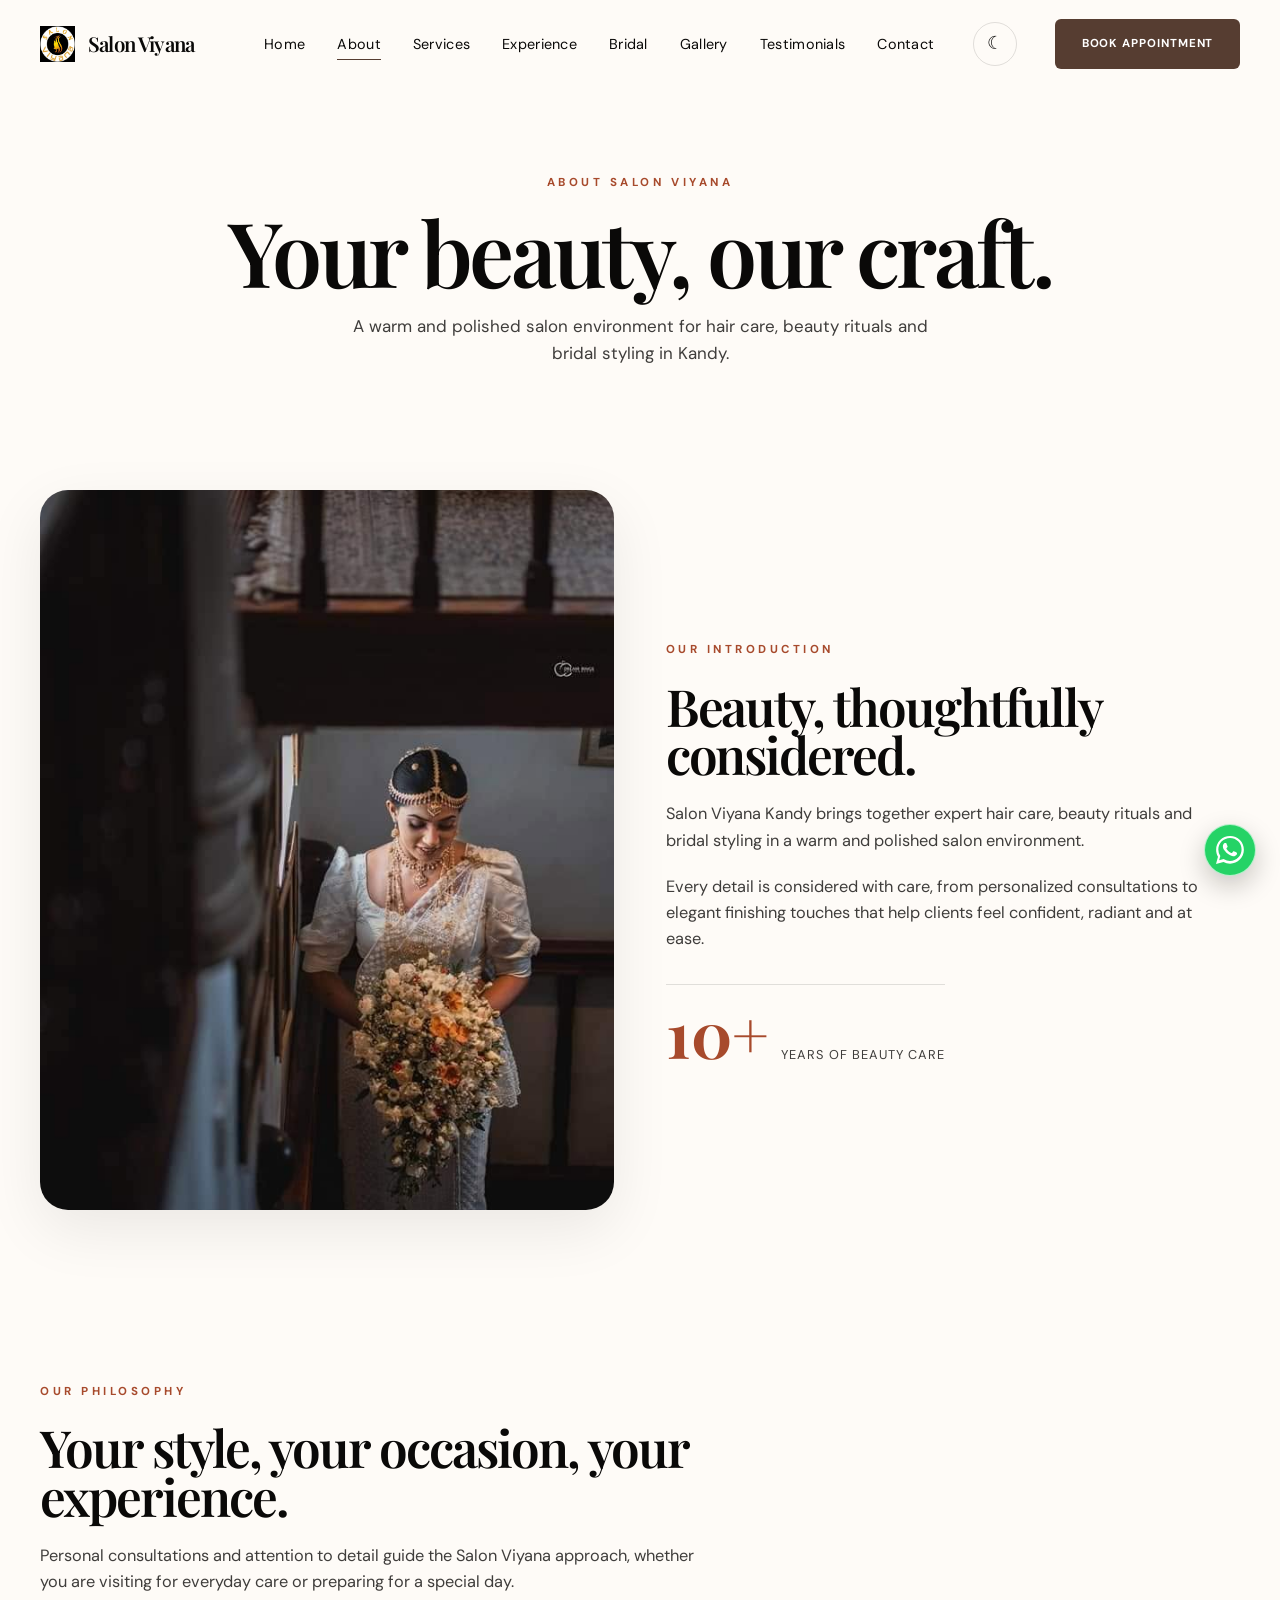
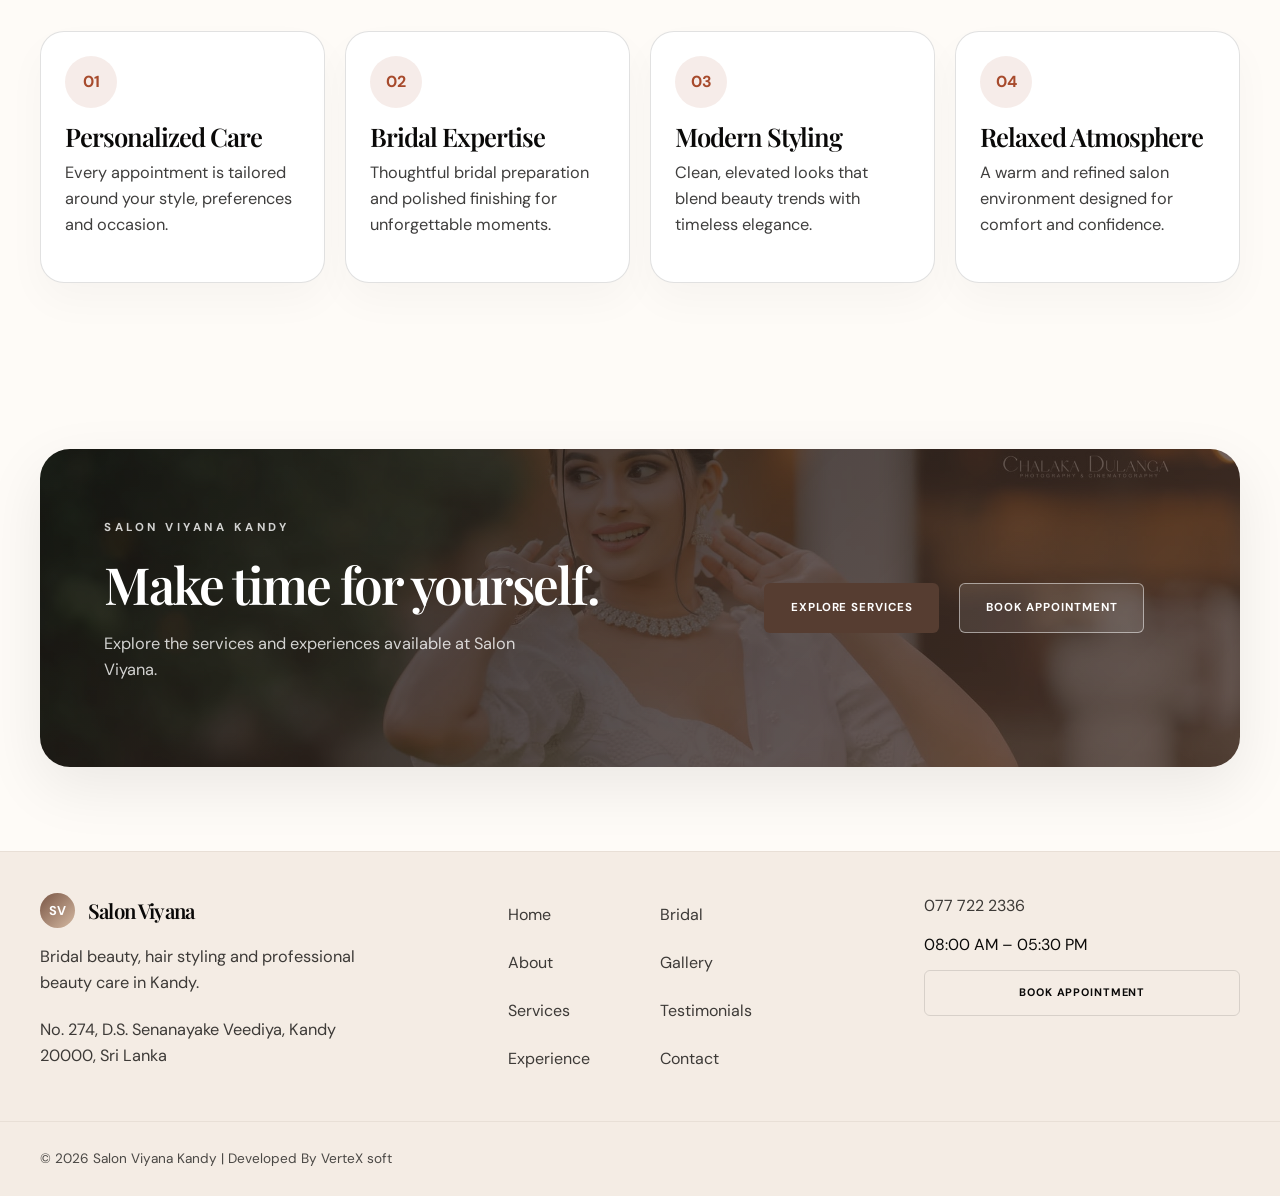
<file: about.html>
<!DOCTYPE html>
<html lang="en">
  <head>
    <script>
      (function () {
        try {
          const stored = localStorage.getItem("salon-viyana-theme");
          const preferredDark = window.matchMedia("(prefers-color-scheme: dark)").matches;
          document.documentElement.setAttribute("data-theme", stored || (preferredDark ? "dark" : "light"));
        } catch (error) {
          document.documentElement.setAttribute("data-theme", "light");
        }
      })();
    </script>
    <meta charset="UTF-8" /><meta name="viewport" content="width=device-width, initial-scale=1.0" /><meta name="robots" content="index, follow" /><meta name="theme-color" content="#563d31" />
    <meta name="description" content="Learn about Salon Viyana Kandy, its beauty philosophy, personalized care and bridal and hair styling expertise." />
    <meta property="og:title" content="About Salon Viyana | Kandy" /><meta property="og:description" content="Discover the Salon Viyana approach to personalized hair, beauty and bridal care in Kandy." /><meta property="og:type" content="website" /><meta property="og:url" content="https://heshanmadhuwantha.github.io/salon-viyana/about.html" /><meta property="og:image" content="https://heshanmadhuwantha.github.io/salon-viyana/assets/images/gallery/489376697_1103326795144696_6668094928163126338_n.jpg" /><meta property="og:site_name" content="Salon Viyana Kandy" />
    <link rel="canonical" href="https://heshanmadhuwantha.github.io/salon-viyana/about.html" /><link rel="icon" href="assets/images/brand/428603491_812518010892244_3882378538150548098_n.jpg" type="image/jpeg" />
    <title>About Salon Viyana | Kandy</title>
    <link rel="preconnect" href="https://fonts.googleapis.com" /><link rel="preconnect" href="https://fonts.gstatic.com" crossorigin />
    <link href="https://fonts.googleapis.com/css2?family=DM+Sans:wght@400;500;700&family=Playfair+Display:wght@500;600;700;800&display=swap" rel="stylesheet" /><link rel="stylesheet" href="assets/css/style.css" /><link rel="stylesheet" href="assets/css/responsive.css" />
  </head>
  <body data-page="about.html">
    <div class="page-shell"><div class="scroll-progress" aria-hidden="true"></div>
      <header class="site-header" id="top"><nav class="navbar container" aria-label="Main navigation">
        <a href="index.html" class="brand" aria-label="Salon Viyana homepage"><span class="brand-mark"><img src="assets/images/brand/428603491_812518010892244_3882378538150548098_n.jpg" alt="Salon Viyana logo" /></span><span class="brand-text">Salon Viyana</span></a>
        <button class="nav-toggle" aria-label="Open menu" aria-expanded="false" type="button"><span></span><span></span><span></span></button>
        <div class="nav-panel"><ul class="nav-menu"><li><a href="index.html">Home</a></li><li><a href="about.html" class="active" aria-current="page">About</a></li><li><a href="services.html">Services</a></li><li><a href="experience.html">Experience</a></li><li><a href="bridal.html">Bridal</a></li><li><a href="gallery.html">Gallery</a></li><li><a href="testimonials.html">Testimonials</a></li><li><a href="contact.html">Contact</a></li></ul><button class="theme-toggle" type="button" aria-label="Toggle dark mode" title="Toggle dark mode"><span class="theme-toggle-icon" aria-hidden="true">☾</span></button><a href="appointment.html" class="btn btn-primary nav-cta">Book Appointment</a></div>
      </nav></header>
      <main>
        <section class="appointment-hero"><div class="container appointment-hero-inner reveal-up"><span class="eyebrow">ABOUT SALON VIYANA</span><h1>Your beauty, our craft.</h1><p>A warm and polished salon environment for hair care, beauty rituals and bridal styling in Kandy.</p></div></section>
        <section class="intro section"><div class="container intro-grid">
          <div class="intro-image reveal-up"><img src="assets/images/gallery/489376697_1103326795144696_6668094928163126338_n.jpg" alt="Bridal beauty styling at Salon Viyana" loading="lazy" /></div>
          <div class="intro-copy reveal-up reveal-delay"><span class="eyebrow">OUR INTRODUCTION</span><h2>Beauty, thoughtfully considered.</h2><p>Salon Viyana Kandy brings together expert hair care, beauty rituals and bridal styling in a warm and polished salon environment.</p><p>Every detail is considered with care, from personalized consultations to elegant finishing touches that help clients feel confident, radiant and at ease.</p><div class="intro-stats"><div><strong>10+</strong><span>Years of beauty care</span></div></div></div>
        </div></section>
        <section class="experience section"><div class="container">
          <div class="section-heading reveal-up"><span class="eyebrow">OUR PHILOSOPHY</span><h2>Your style, your occasion, your experience.</h2><p>Personal consultations and attention to detail guide the Salon Viyana approach, whether you are visiting for everyday care or preparing for a special day.</p></div>
          <div class="experience-grid"><article class="experience-card reveal-up"><div class="experience-icon">01</div><h3>Personalized Care</h3><p>Every appointment is tailored around your style, preferences and occasion.</p></article><article class="experience-card reveal-up"><div class="experience-icon">02</div><h3>Bridal Expertise</h3><p>Thoughtful bridal preparation and polished finishing for unforgettable moments.</p></article><article class="experience-card reveal-up"><div class="experience-icon">03</div><h3>Modern Styling</h3><p>Clean, elevated looks that blend beauty trends with timeless elegance.</p></article><article class="experience-card reveal-up"><div class="experience-icon">04</div><h3>Relaxed Atmosphere</h3><p>A warm and refined salon environment designed for comfort and confidence.</p></article></div>
        </div></section>
        <section class="cta-banner section"><div class="container"><div class="cta-box reveal-up"><div class="cta-copy"><span class="eyebrow">SALON VIYANA KANDY</span><h2>Make time for yourself.</h2><p>Explore the services and experiences available at Salon Viyana.</p></div><div class="cta-actions"><a href="services.html" class="btn btn-primary">Explore Services</a><a href="appointment.html" class="btn btn-secondary">Book Appointment</a></div></div></div></section>
      </main>
      <footer class="site-footer"><div class="container footer-inner"><div class="footer-brand"><a href="index.html" class="brand"><span class="brand-mark" aria-hidden="true">SV</span><span class="brand-text">Salon Viyana</span></a><p>Bridal beauty, hair styling and professional beauty care in Kandy.</p><p>No. 274, D.S. Senanayake Veediya, Kandy 20000, Sri Lanka</p></div><nav class="footer-links" aria-label="Footer navigation"><a href="index.html">Home</a><a href="about.html">About</a><a href="services.html">Services</a><a href="experience.html">Experience</a><a href="bridal.html">Bridal</a><a href="gallery.html">Gallery</a><a href="testimonials.html">Testimonials</a><a href="contact.html">Contact</a></nav><div class="footer-contact"><a href="tel:+94777222336" data-phone-link data-phone-text>077 722 2336</a><span data-hours>08:00 AM – 05:30 PM</span><a href="appointment.html" class="footer-booking">Book Appointment</a></div></div><div class="footer-bottom"><div class="container footer-bottom-inner"><span>© 2026 Salon Viyana Kandy | Developed By VerteX soft</span></div></div></footer>
      <a class="floating-whatsapp" href="https://wa.me/94777222336" target="_blank" rel="noopener noreferrer" aria-label="Contact Salon Viyana on WhatsApp" data-whatsapp-link><svg class="whatsapp-icon" viewBox="0 0 24 24" aria-hidden="true" focusable="false"><path d="M20.5 3.5A11.9 11.9 0 0 0 12 0C5.4 0 .1 5.3.1 11.9c0 2.1.6 4.1 1.6 5.9L0 24l6.4-1.7a12 12 0 0 0 5.6 1.4h.1c6.5 0 11.8-5.3 11.8-11.9 0-3.1-1.2-6.1-3.4-8.3ZM12 21.4h-.1a9.8 9.8 0 0 1-5-1.4l-.4-.2-3.8 1 1-3.7-.2-.4a9.8 9.8 0 0 1-1.5-5.2C2 6.1 6.5 1.7 12 1.7a10 10 0 0 1 7 2.9 10 10 0 0 1 2.9 7c0 5.4-4.4 9.8-9.9 9.8Zm5.4-7.4c-.3-.2-1.8-.9-2-.9-.3-.1-.5-.2-.7.1s-.8 1-1 1.2c-.1.2-.3.2-.6.1-.3-.2-1.3-.5-2.4-1.5-.9-.8-1.5-1.8-1.7-2.1-.2-.3 0-.4.1-.6l.5-.5c.1-.2.2-.3.3-.5.1-.2.1-.4 0-.5 0-.2-.6-1.6-.9-2.2-.2-.6-.5-.5-.7-.5h-.6c-.2 0-.5.1-.8.4s-1 1-1 2.5 1 2.9 1.2 3.1c.1.2 2.1 3.2 5.1 4.5.7.3 1.2.5 1.7.6.7.2 1.3.2 1.9.1.5-.1 1.7-.7 2-1.4s.2-1.3.2-1.4c-.1-.2-.3-.3-.6-.4Z" /></svg></a>
    </div>
    <script src="assets/js/config.js"></script><script src="assets/js/main.js"></script>
  </body>
</html>
</file>
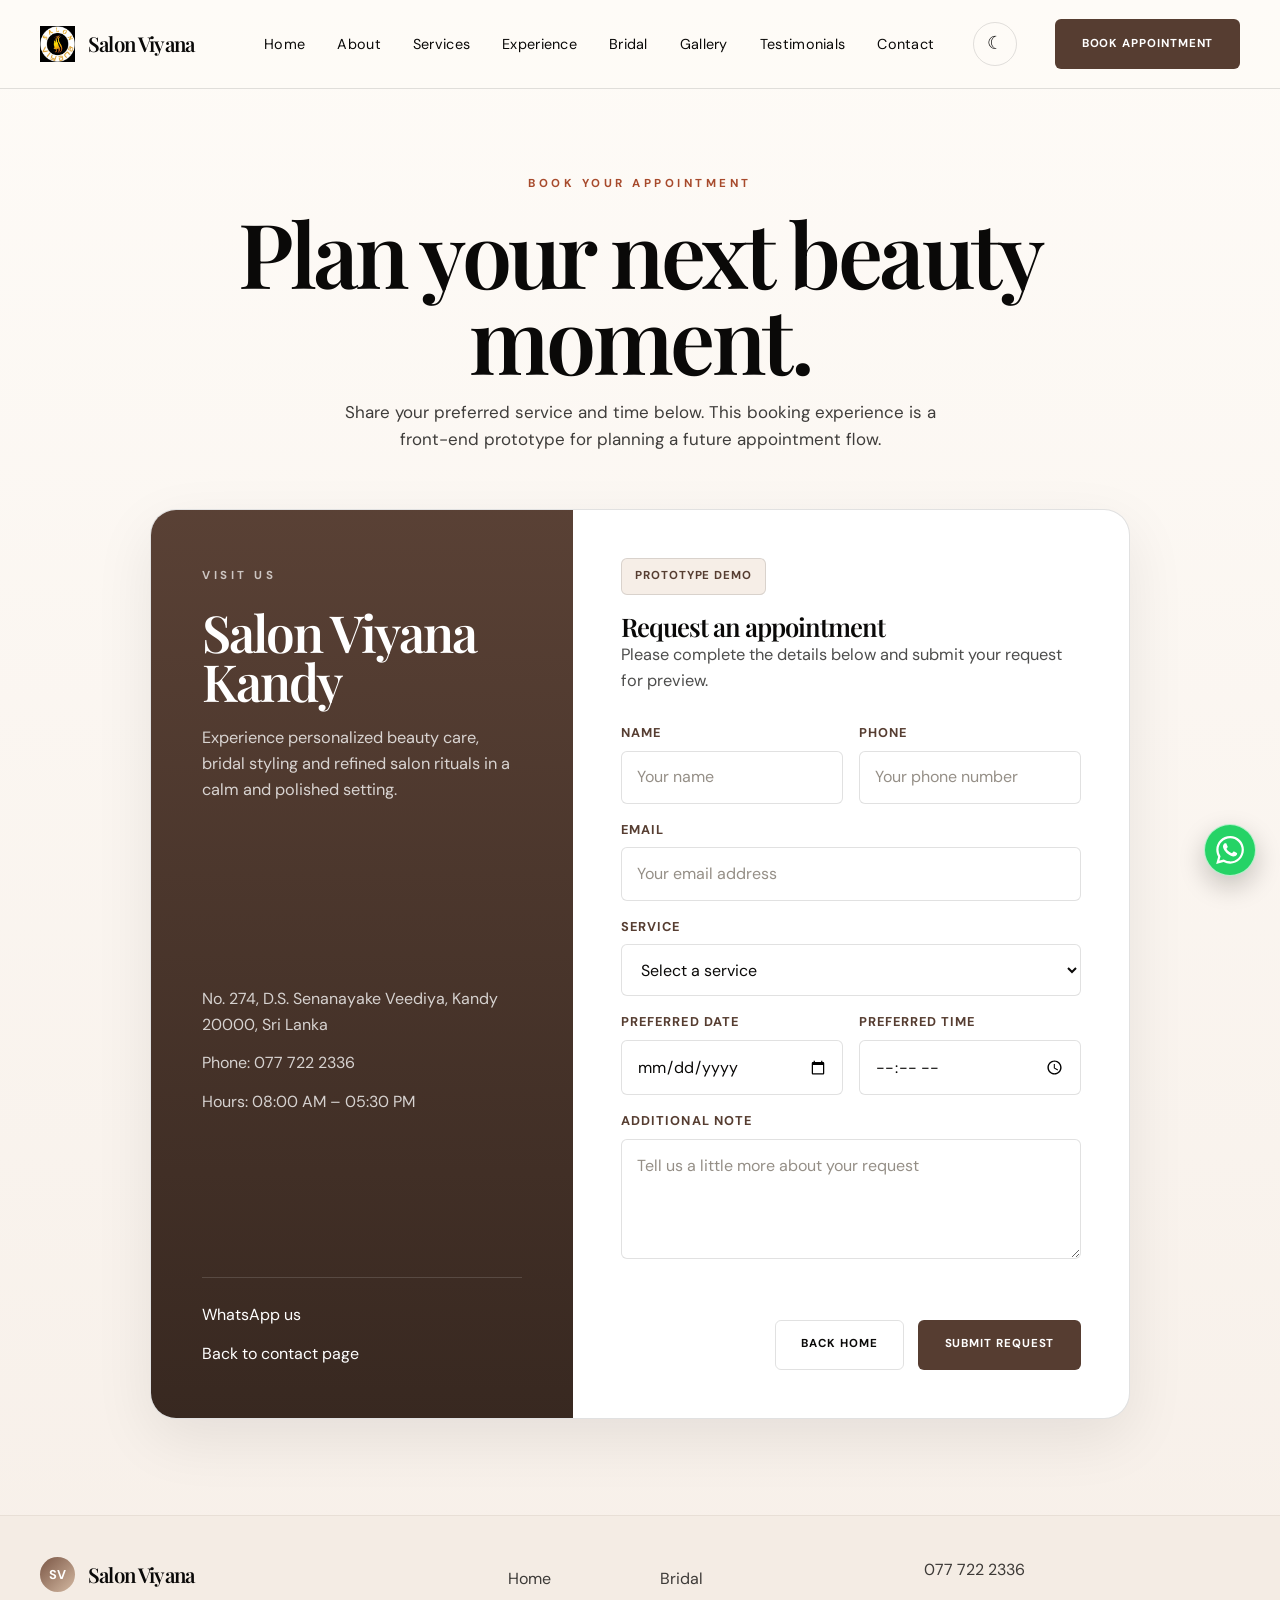
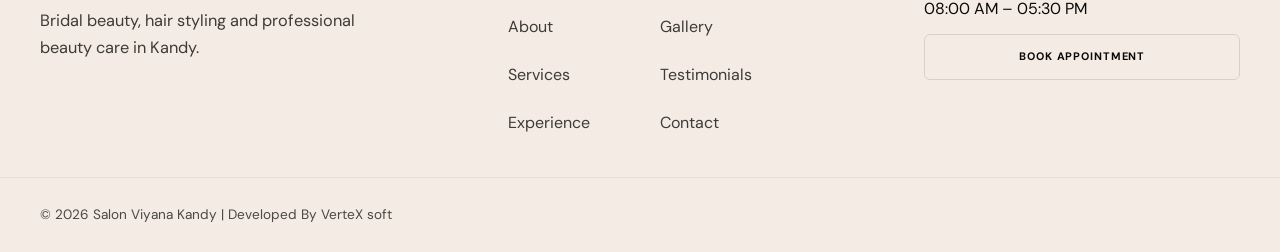
<file: appointment.html>
<!DOCTYPE html>
<html lang="en">
  <head>
    <script>
      (function () {
        try {
          const stored = localStorage.getItem('salon-viyana-theme');
          const preferredDark = window.matchMedia('(prefers-color-scheme: dark)').matches;
          const theme = stored || (preferredDark ? 'dark' : 'light');
          document.documentElement.setAttribute('data-theme', theme);
        } catch (error) {
          document.documentElement.setAttribute('data-theme', 'light');
        }
      })();
    </script>
    <meta charset="UTF-8" />
    <meta name="viewport" content="width=device-width, initial-scale=1.0" />
    <meta name="robots" content="index, follow" />
    <meta name="theme-color" content="#563d31" />
    <meta
      name="description"
      content="Book a Salon Viyana Kandy appointment request and plan your beauty or bridal experience in Kandy, Sri Lanka."
    />
    <meta property="og:title" content="Book an Appointment | Salon Viyana Kandy" />
    <meta property="og:description" content="Request your preferred service and time at Salon Viyana Kandy." />
    <meta property="og:type" content="website" />
    <meta property="og:url" content="https://heshanmadhuwantha.github.io/salon-viyana/appointment.html" />
    <meta property="og:image" content="https://heshanmadhuwantha.github.io/salon-viyana/assets/images/hero/hero.jpg" />
    <meta property="og:site_name" content="Salon Viyana Kandy" />
    <link rel="canonical" href="https://heshanmadhuwantha.github.io/salon-viyana/appointment.html" />
    <title>Book an Appointment | Salon Viyana Kandy</title>
    <link rel="preconnect" href="https://fonts.googleapis.com" />
    <link rel="preconnect" href="https://fonts.gstatic.com" crossorigin />
    <link
      href="https://fonts.googleapis.com/css2?family=DM+Sans:wght@400;500;700&family=Playfair+Display:wght@500;600;700;800&display=swap"
      rel="stylesheet"
    />
    <link rel="stylesheet" href="assets/css/style.css" />
    <link rel="stylesheet" href="assets/css/responsive.css" />
  </head>
  <body class="appointment-page" data-page="appointment.html">
    <header class="site-header" id="top">
      <nav class="navbar container" aria-label="Main navigation">
        <a href="index.html" class="brand" aria-label="Salon Viyana homepage">
          <span class="brand-mark">
            <img src="assets/images/brand/428603491_812518010892244_3882378538150548098_n.jpg" alt="Salon Viyana logo" />
          </span>
          <span class="brand-text">Salon Viyana</span>
        </a>

        <button class="nav-toggle" aria-label="Open menu" aria-expanded="false" type="button">
          <span></span>
          <span></span>
          <span></span>
        </button>

        <div class="nav-panel">
          <ul class="nav-menu">
            <li><a href="index.html">Home</a></li>
            <li><a href="about.html">About</a></li>
            <li><a href="services.html">Services</a></li>
            <li><a href="experience.html">Experience</a></li>
            <li><a href="bridal.html">Bridal</a></li>
            <li><a href="gallery.html">Gallery</a></li>
            <li><a href="testimonials.html">Testimonials</a></li>
            <li><a href="contact.html">Contact</a></li>
          </ul>
          <button class="theme-toggle" type="button" aria-label="Toggle dark mode" title="Toggle dark mode">
            <span class="theme-toggle-icon" aria-hidden="true">☾</span>
          </button>
          <a href="appointment.html" class="btn btn-primary nav-cta active" aria-current="page">Book Appointment</a>
        </div>
      </nav>
    </header>

    <main>
      <section class="appointment-hero">
        <div class="container appointment-hero-inner reveal-up">
          <span class="eyebrow">BOOK YOUR APPOINTMENT</span>
          <h1>Plan your next beauty moment.</h1>
          <p>
            Share your preferred service and time below. This booking experience is a front-end prototype for planning a future appointment flow.
          </p>
        </div>
      </section>

      <section class="appointment-shell">
        <div class="container">
          <div class="appointment-card reveal-up">
            <div class="appointment-layout">
              <aside class="appointment-aside">
                <div>
                  <span class="eyebrow">Visit us</span>
                  <h2>Salon Viyana Kandy</h2>
                  <p>Experience personalized beauty care, bridal styling and refined salon rituals in a calm and polished setting.</p>
                </div>

                <ul>
                  <li>No. 274, D.S. Senanayake Veediya, Kandy 20000, Sri Lanka</li>
                  <li>Phone: <a href="tel:+94777223336" data-phone-link>077 722 2336</a></li>
                  <li>Hours: <span data-hours>08:00 AM – 05:30 PM</span></li>
                </ul>

                <div class="appointment-contact">
                  <a href="https://wa.me/94777222336" target="_blank" rel="noreferrer" data-whatsapp-link>WhatsApp us</a>
                  <a href="contact.html">Back to contact page</a>
                </div>
              </aside>

              <div class="appointment-form-wrap">
                <div class="demo-note">Prototype demo</div>
                <div class="form-intro">
                  <h3>Request an appointment</h3>
                  <p>Please complete the details below and submit your request for preview.</p>
                </div>

                <form class="appointment-form" id="appointmentForm" novalidate>
                  <div class="field-grid">
                    <div class="field">
                      <label for="name">Name</label>
                      <input id="name" name="name" type="text" placeholder="Your name" required />
                    </div>

                    <div class="field">
                      <label for="phone">Phone</label>
                      <input id="phone" name="phone" type="tel" placeholder="Your phone number" required />
                    </div>
                  </div>

                  <div class="field">
                    <label for="email">Email</label>
                    <input id="email" name="email" type="email" placeholder="Your email address" />
                  </div>

                  <div class="field">
                    <label for="service">Service</label>
                    <select id="service" name="service" required>
                      <option value="">Select a service</option>
                      <option value="Bridal Makeup">Bridal Makeup</option>
                      <option value="Bridal Hair Styling">Bridal Hair Styling</option>
                      <option value="Hair Styling">Hair Styling</option>
                      <option value="Hair Colouring">Hair Colouring</option>
                      <option value="Keratin Treatment">Keratin Treatment</option>
                      <option value="Hair Rebonding">Hair Rebonding</option>
                      <option value="Professional Haircuts">Professional Haircuts</option>
                      <option value="Beauty Treatments">Beauty Treatments</option>
                      <option value="Bridal Consultation">Bridal Consultation</option>
                    </select>
                  </div>

                  <div class="field-grid">
                    <div class="field">
                      <label for="date">Preferred date</label>
                      <input id="date" name="date" type="date" required />
                    </div>

                    <div class="field">
                      <label for="time">Preferred time</label>
                      <input id="time" name="time" type="time" required />
                    </div>
                  </div>

                  <div class="field">
                    <label for="notes">Additional note</label>
                    <textarea id="notes" name="notes" placeholder="Tell us a little more about your request"></textarea>
                  </div>

                  <p class="form-status error" id="formStatus" aria-live="polite"></p>

                  <div class="form-submit-row">
                    <button type="button" class="btn btn-tertiary" onclick="window.location.href='index.html'">Back Home</button>
                    <button type="submit" class="btn btn-primary">Submit Request</button>
                  </div>
                </form>

                <div class="appointment-success" id="appointmentSuccess" aria-live="polite">
                  <div class="success-header">
                    <span class="success-badge">✓</span>
                    <h4>Request submitted</h4>
                  </div>
                  <p>This is a frontend demo interaction only. No appointment has been confirmed or sent anywhere.</p>
                </div>
              </div>
            </div>
          </div>
        </div>
      </section>
    </main>

    <footer class="site-footer">
      <div class="container footer-inner">
        <div class="footer-brand">
          <div class="brand">
            <span class="brand-mark" aria-hidden="true">SV</span>
            <span class="brand-text">Salon Viyana</span>
          </div>
          <p>Bridal beauty, hair styling and professional beauty care in Kandy.</p>
        </div>

        <nav class="footer-links" aria-label="Footer navigation">
          <a href="index.html">Home</a>
          <a href="about.html">About</a>
          <a href="services.html">Services</a>
          <a href="experience.html">Experience</a>
          <a href="bridal.html">Bridal</a>
          <a href="gallery.html">Gallery</a>
          <a href="testimonials.html">Testimonials</a>
          <a href="contact.html">Contact</a>
        </nav>

        <div class="footer-contact">
          <a href="tel:+94777223336" data-phone-link data-phone-text>077 722 2336</a>
          <span data-hours>08:00 AM – 05:30 PM</span>
          <a href="appointment.html" class="footer-booking">Book Appointment</a>
        </div>
      </div>

      <div class="footer-bottom">
        <div class="container footer-bottom-inner">
          <span>© 2026 Salon Viyana Kandy | Developed By VerteX soft</span>
        </div>
      </div>
    </footer>

    <a class="floating-whatsapp" href="https://wa.me/94777222336" target="_blank" rel="noopener noreferrer" aria-label="Contact Salon Viyana on WhatsApp" data-whatsapp-link>
      <svg class="whatsapp-icon" viewBox="0 0 24 24" aria-hidden="true" focusable="false"><path d="M20.52 3.48A11.84 11.84 0 0 0 12.08 0C5.55 0 .24 5.31.24 11.84c0 2.09.55 4.13 1.6 5.93L.15 24l6.38-1.67a11.84 11.84 0 0 0 5.55 1.38h.01c6.52 0 11.83-5.31 11.83-11.84 0-3.17-1.23-6.15-3.4-8.39Zm-8.44 18.2h-.01a9.82 9.82 0 0 1-5.01-1.37l-.36-.22-3.79.99 1.01-3.69-.24-.38a9.82 9.82 0 0 1-1.51-5.17C2.17 6.42 6.61 1.98 12.08 1.98c2.65 0 5.14 1.03 7.01 2.91a9.85 9.85 0 0 1 2.9 7.02c0 5.47-4.45 9.91-9.91 9.91Zm5.43-7.43c-.3-.15-1.76-.87-2.03-.97-.27-.1-.47-.15-.67.15-.2.3-.77.97-.95 1.17-.17.2-.35.22-.65.07-.3-.15-1.27-.47-2.42-1.5-.89-.79-1.49-1.76-1.66-2.06-.17-.3-.02-.46.13-.61.13-.13.3-.35.45-.52.15-.17.2-.3.3-.5.1-.2.05-.37-.02-.52-.07-.15-.67-1.61-.92-2.21-.24-.58-.49-.5-.67-.51h-.57c-.2 0-.52.07-.8.37-.27.3-1.04 1.02-1.04 2.49s1.07 2.89 1.22 3.09c.15.2 2.1 3.21 5.09 4.5.71.31 1.26.49 1.69.63.71.23 1.35.2 1.86.12.57-.08 1.76-.72 2.01-1.42.25-.7.25-1.3.17-1.42-.07-.12-.27-.2-.57-.35Z" /></svg>
    </a>

    <script src="assets/js/config.js"></script>
    <script src="assets/js/main.js"></script>
    <script src="assets/js/appointment.js"></script>
  </body>
</html>
</file>
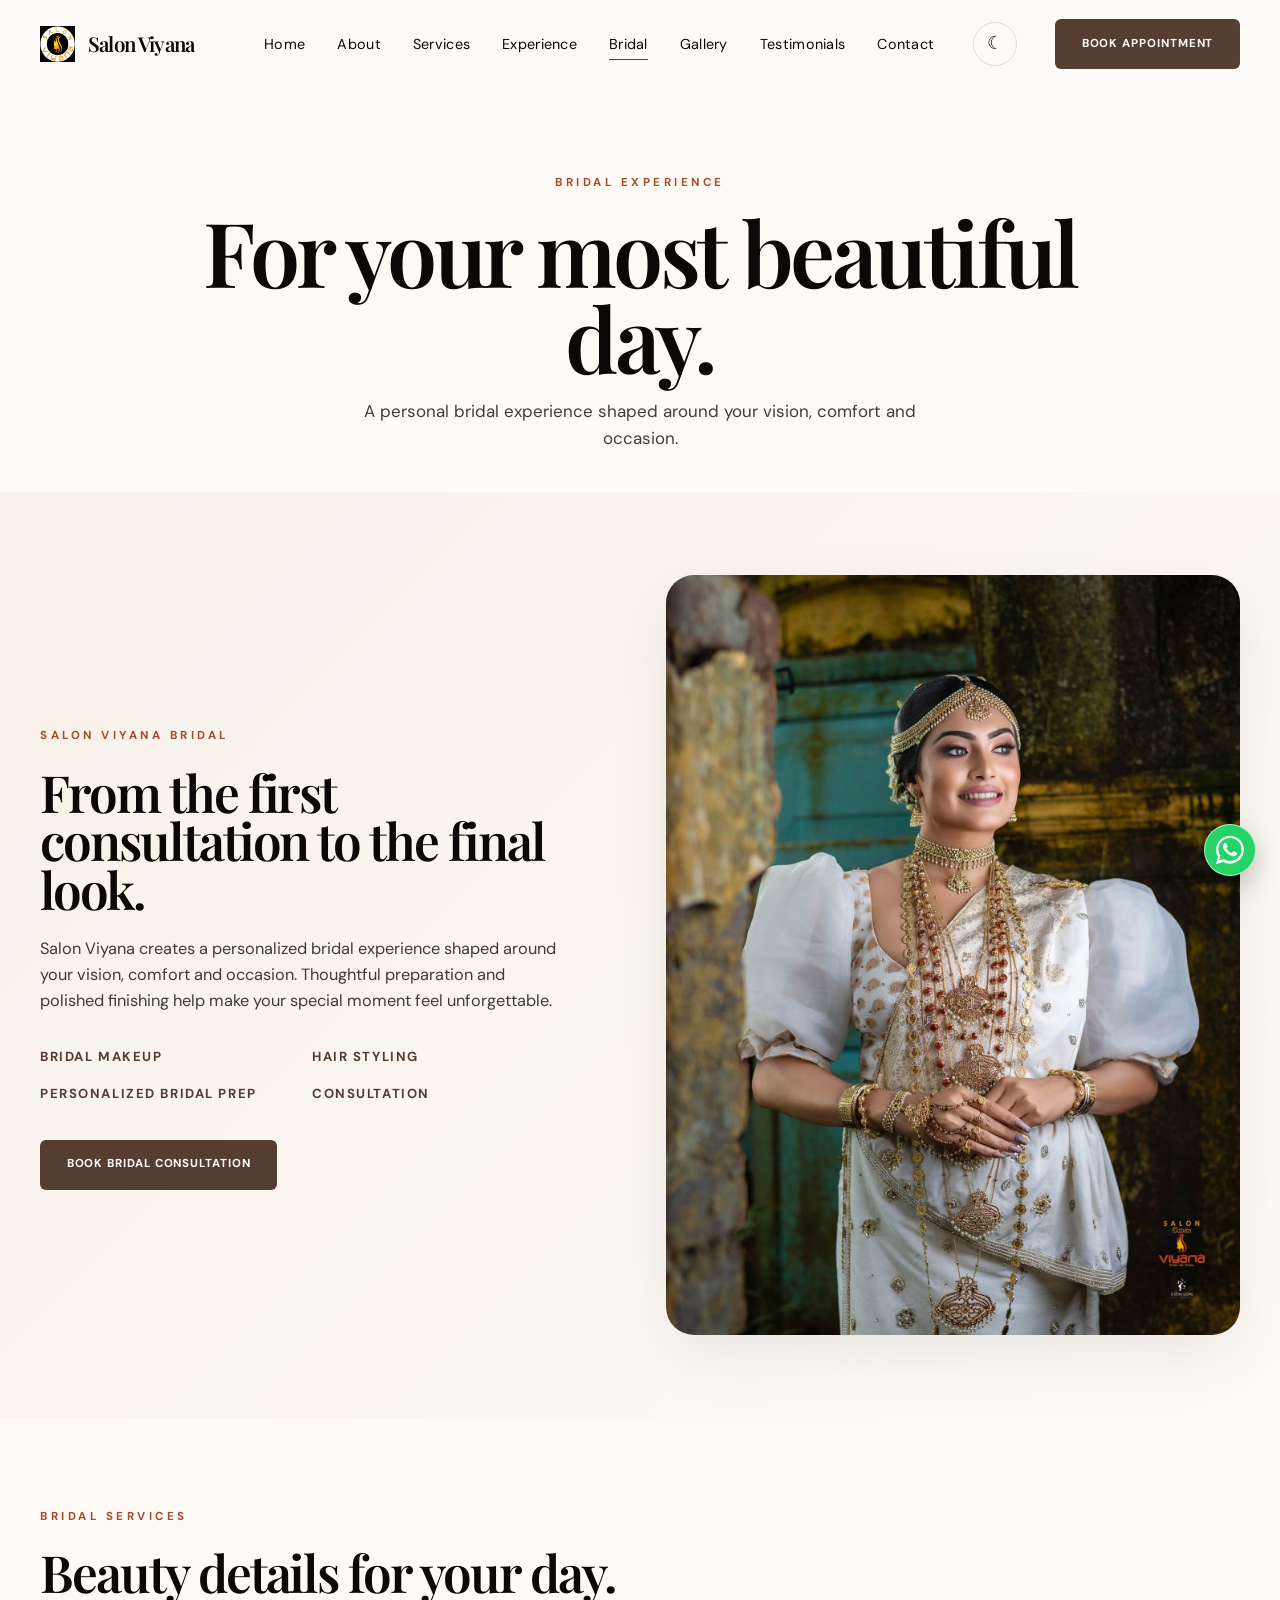
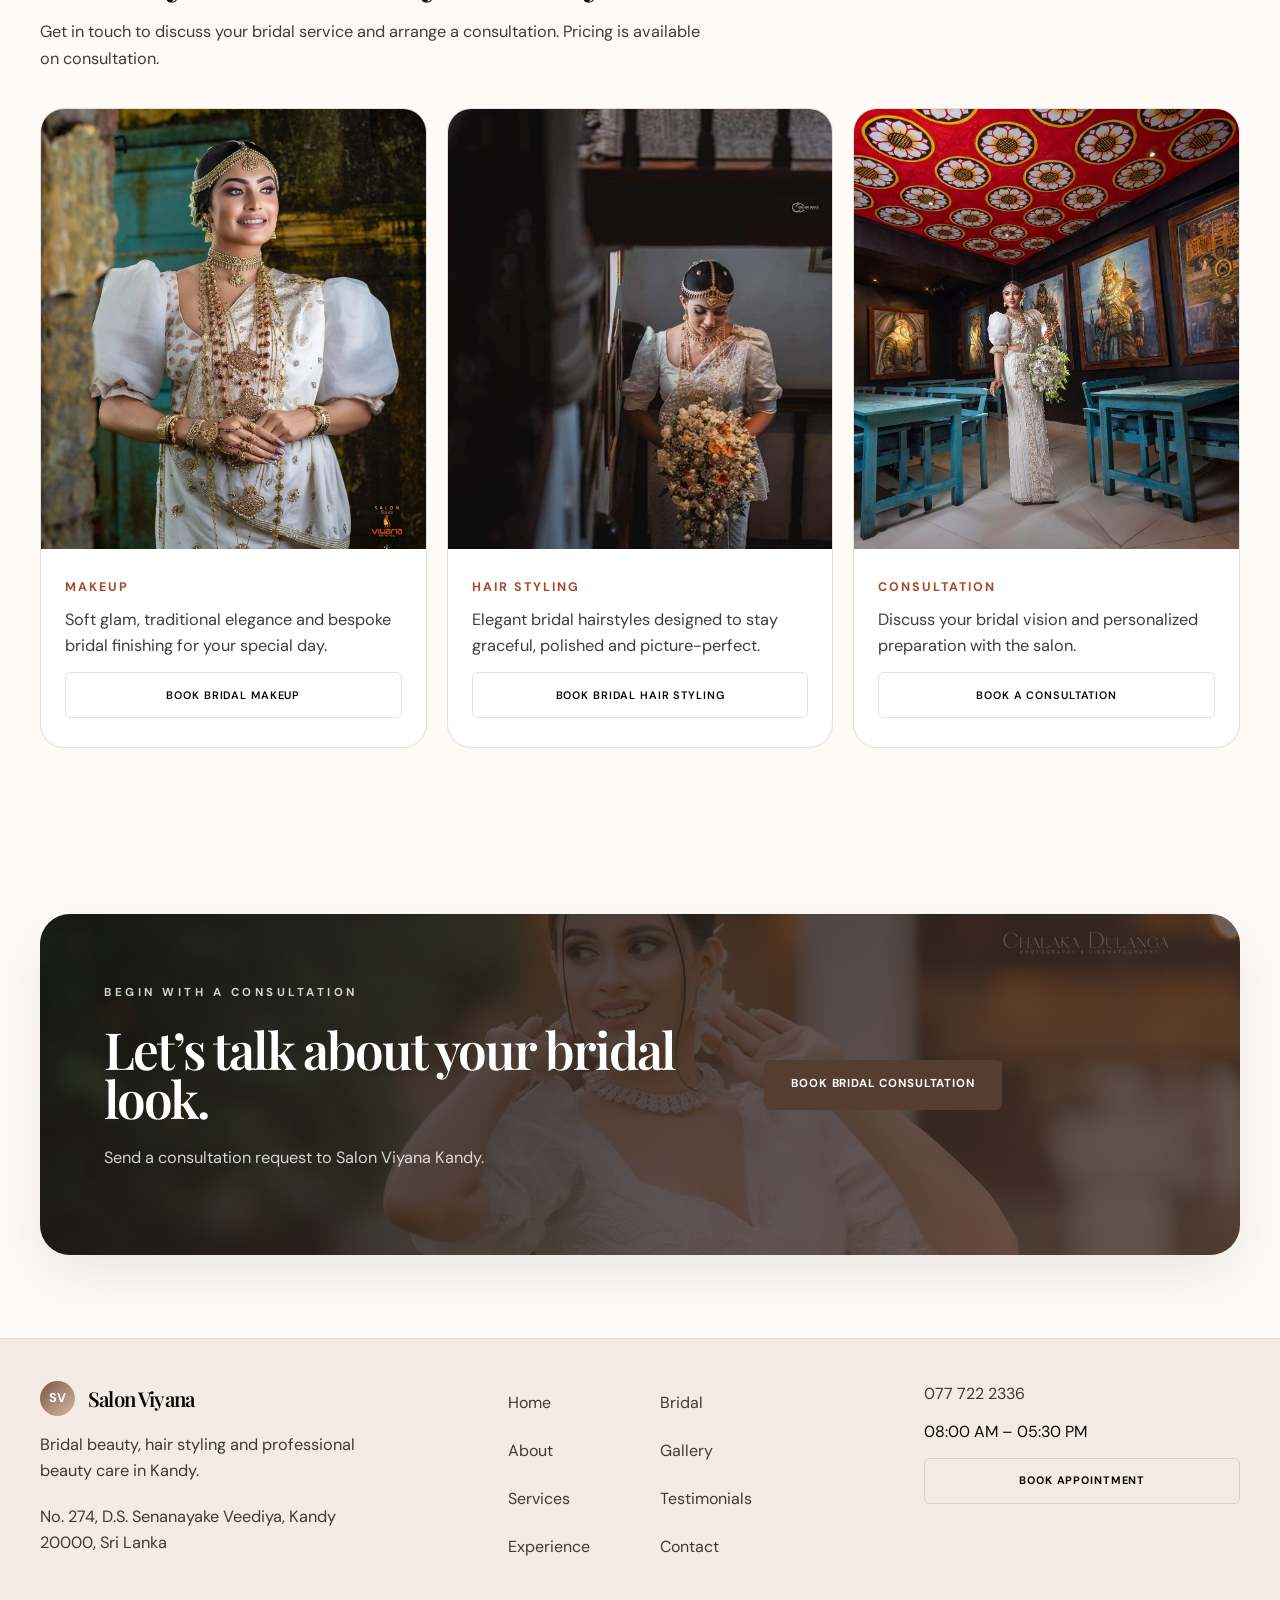
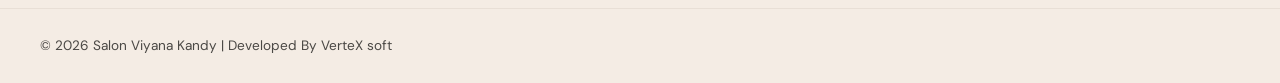
<file: bridal.html>
<!DOCTYPE html>
<html lang="en">
  <head>
    <script>(function(){try{const stored=localStorage.getItem("salon-viyana-theme");const dark=window.matchMedia("(prefers-color-scheme: dark)").matches;document.documentElement.setAttribute("data-theme",stored||(dark?"dark":"light"));}catch(error){document.documentElement.setAttribute("data-theme","light");}})();</script>
    <meta charset="UTF-8" /><meta name="viewport" content="width=device-width, initial-scale=1.0" /><meta name="robots" content="index, follow" /><meta name="theme-color" content="#563d31" />
    <meta name="description" content="Plan your bridal beauty experience with Salon Viyana Kandy, from a personal consultation to bridal makeup and hair styling." />
    <meta property="og:title" content="Bridal Experience | Salon Viyana Kandy" /><meta property="og:description" content="Personalized bridal makeup, hair styling and preparation for your special day." /><meta property="og:type" content="website" /><meta property="og:url" content="https://heshanmadhuwantha.github.io/salon-viyana/bridal.html" /><meta property="og:image" content="https://heshanmadhuwantha.github.io/salon-viyana/assets/images/bridal/489911721_1107043558106353_807525889237944220_n.jpg" /><meta property="og:site_name" content="Salon Viyana Kandy" />
    <link rel="canonical" href="https://heshanmadhuwantha.github.io/salon-viyana/bridal.html" /><link rel="icon" href="assets/images/brand/428603491_812518010892244_3882378538150548098_n.jpg" type="image/jpeg" /><title>Bridal Experience | Salon Viyana Kandy</title>
    <link rel="preconnect" href="https://fonts.googleapis.com" /><link rel="preconnect" href="https://fonts.gstatic.com" crossorigin /><link href="https://fonts.googleapis.com/css2?family=DM+Sans:wght@400;500;700&family=Playfair+Display:wght@500;600;700;800&display=swap" rel="stylesheet" /><link rel="stylesheet" href="assets/css/style.css" /><link rel="stylesheet" href="assets/css/responsive.css" />
  </head>
  <body data-page="bridal.html"><div class="page-shell"><div class="scroll-progress" aria-hidden="true"></div>
    <header class="site-header" id="top"><nav class="navbar container" aria-label="Main navigation"><a href="index.html" class="brand" aria-label="Salon Viyana homepage"><span class="brand-mark"><img src="assets/images/brand/428603491_812518010892244_3882378538150548098_n.jpg" alt="Salon Viyana logo" /></span><span class="brand-text">Salon Viyana</span></a><button class="nav-toggle" aria-label="Open menu" aria-expanded="false" type="button"><span></span><span></span><span></span></button><div class="nav-panel"><ul class="nav-menu"><li><a href="index.html">Home</a></li><li><a href="about.html">About</a></li><li><a href="services.html">Services</a></li><li><a href="experience.html">Experience</a></li><li><a href="bridal.html" class="active" aria-current="page">Bridal</a></li><li><a href="gallery.html">Gallery</a></li><li><a href="testimonials.html">Testimonials</a></li><li><a href="contact.html">Contact</a></li></ul><button class="theme-toggle" type="button" aria-label="Toggle dark mode" title="Toggle dark mode"><span class="theme-toggle-icon" aria-hidden="true">☾</span></button><a href="appointment.html" class="btn btn-primary nav-cta">Book Appointment</a></div></nav></header>
    <main>
      <section class="appointment-hero"><div class="container appointment-hero-inner reveal-up"><span class="eyebrow">BRIDAL EXPERIENCE</span><h1>For your most beautiful day.</h1><p>A personal bridal experience shaped around your vision, comfort and occasion.</p></div></section>
      <section class="bridal-feature section"><div class="container bridal-layout"><div class="bridal-copy reveal-up"><span class="eyebrow">SALON VIYANA BRIDAL</span><h2>From the first consultation to the final look.</h2><p>Salon Viyana creates a personalized bridal experience shaped around your vision, comfort and occasion. Thoughtful preparation and polished finishing help make your special moment feel unforgettable.</p><ul class="bridal-list"><li>Bridal makeup</li><li>Hair styling</li><li>Personalized bridal prep</li><li>Consultation</li></ul><a href="appointment.html?service=Bridal%20Consultation" class="btn btn-primary">Book Bridal Consultation</a></div><div class="bridal-visual reveal-up reveal-delay"><img src="assets/images/bridal/489911721_1107043558106353_807525889237944220_n.jpg" alt="Bride styled for a special occasion" loading="lazy" /></div></div></section>
      <section class="signature section"><div class="container"><div class="section-heading reveal-up"><span class="eyebrow">BRIDAL SERVICES</span><h2>Beauty details for your day.</h2><p>Get in touch to discuss your bridal service and arrange a consultation. Pricing is available on consultation.</p></div><div class="signature-grid">
        <article class="signature-card reveal-up"><img src="assets/images/bridal/489911721_1107043558106353_807525889237944220_n.jpg" alt="Bridal makeup styling" loading="lazy" /><div class="signature-content"><span>MAKEUP</span><p>Soft glam, traditional elegance and bespoke bridal finishing for your special day.</p><a href="appointment.html?service=Bridal%20Makeup" class="signature-link">Book Bridal Makeup</a></div></article>
        <article class="signature-card reveal-up"><img src="assets/images/gallery/489376697_1103326795144696_6668094928163126338_n.jpg" alt="Bridal hair styling" loading="lazy" /><div class="signature-content"><span>HAIR STYLING</span><p>Elegant bridal hairstyles designed to stay graceful, polished and picture-perfect.</p><a href="appointment.html?service=Bridal%20Hair%20Styling" class="signature-link">Book Bridal Hair Styling</a></div></article>
        <article class="signature-card reveal-up"><img src="assets/images/gallery/490297876_1107062861437756_3433875672490678331_n.jpg" alt="Bridal look and finishing" loading="lazy" /><div class="signature-content"><span>CONSULTATION</span><p>Discuss your bridal vision and personalized preparation with the salon.</p><a href="appointment.html?service=Bridal%20Consultation" class="signature-link">Book a Consultation</a></div></article>
      </div></div></section>
      <section class="cta-banner section"><div class="container"><div class="cta-box reveal-up"><div class="cta-copy"><span class="eyebrow">BEGIN WITH A CONSULTATION</span><h2>Let’s talk about your bridal look.</h2><p>Send a consultation request to Salon Viyana Kandy.</p></div><div class="cta-actions"><a href="appointment.html?service=Bridal%20Consultation" class="btn btn-primary">Book Bridal Consultation</a></div></div></div></section>
    </main>
    <footer class="site-footer"><div class="container footer-inner"><div class="footer-brand"><a href="index.html" class="brand"><span class="brand-mark" aria-hidden="true">SV</span><span class="brand-text">Salon Viyana</span></a><p>Bridal beauty, hair styling and professional beauty care in Kandy.</p><p>No. 274, D.S. Senanayake Veediya, Kandy 20000, Sri Lanka</p></div><nav class="footer-links" aria-label="Footer navigation"><a href="index.html">Home</a><a href="about.html">About</a><a href="services.html">Services</a><a href="experience.html">Experience</a><a href="bridal.html">Bridal</a><a href="gallery.html">Gallery</a><a href="testimonials.html">Testimonials</a><a href="contact.html">Contact</a></nav><div class="footer-contact"><a href="tel:+94777222336" data-phone-link data-phone-text>077 722 2336</a><span data-hours>08:00 AM – 05:30 PM</span><a href="appointment.html" class="footer-booking">Book Appointment</a></div></div><div class="footer-bottom"><div class="container footer-bottom-inner"><span>© 2026 Salon Viyana Kandy | Developed By VerteX soft</span></div></div></footer>
    <a class="floating-whatsapp" href="https://wa.me/94777222336" target="_blank" rel="noopener noreferrer" aria-label="Contact Salon Viyana on WhatsApp" data-whatsapp-link><svg class="whatsapp-icon" viewBox="0 0 24 24" aria-hidden="true" focusable="false"><path d="M20.5 3.5A11.9 11.9 0 0 0 12 0C5.4 0 .1 5.3.1 11.9c0 2.1.6 4.1 1.6 5.9L0 24l6.4-1.7a12 12 0 0 0 5.6 1.4h.1c6.5 0 11.8-5.3 11.8-11.9 0-3.1-1.2-6.1-3.4-8.3ZM12 21.4h-.1a9.8 9.8 0 0 1-5-1.4l-.4-.2-3.8 1 1-3.7-.2-.4a9.8 9.8 0 0 1-1.5-5.2C2 6.1 6.5 1.7 12 1.7a10 10 0 0 1 7 2.9 10 10 0 0 1 2.9 7c0 5.4-4.4 9.8-9.9 9.8Zm5.4-7.4c-.3-.2-1.8-.9-2-.9-.3-.1-.5-.2-.7.1s-.8 1-1 1.2c-.1.2-.3.2-.6.1-.3-.2-1.3-.5-2.4-1.5-.9-.8-1.5-1.8-1.7-2.1-.2-.3 0-.4.1-.6l.5-.5c.1-.2.2-.3.3-.5.1-.2.1-.4 0-.5 0-.2-.6-1.6-.9-2.2-.2-.6-.5-.5-.7-.5h-.6c-.2 0-.5.1-.8.4s-1 1-1 2.5 1 2.9 1.2 3.1c.1.2 2.1 3.2 5.1 4.5.7.3 1.2.5 1.7.6.7.2 1.3.2 1.9.1.5-.1 1.7-.7 2-1.4s.2-1.3.2-1.4c-.1-.2-.3-.3-.6-.4Z" /></svg></a></div>
    <script src="assets/js/config.js"></script><script src="assets/js/main.js"></script>
  </body>
</html>
</file>
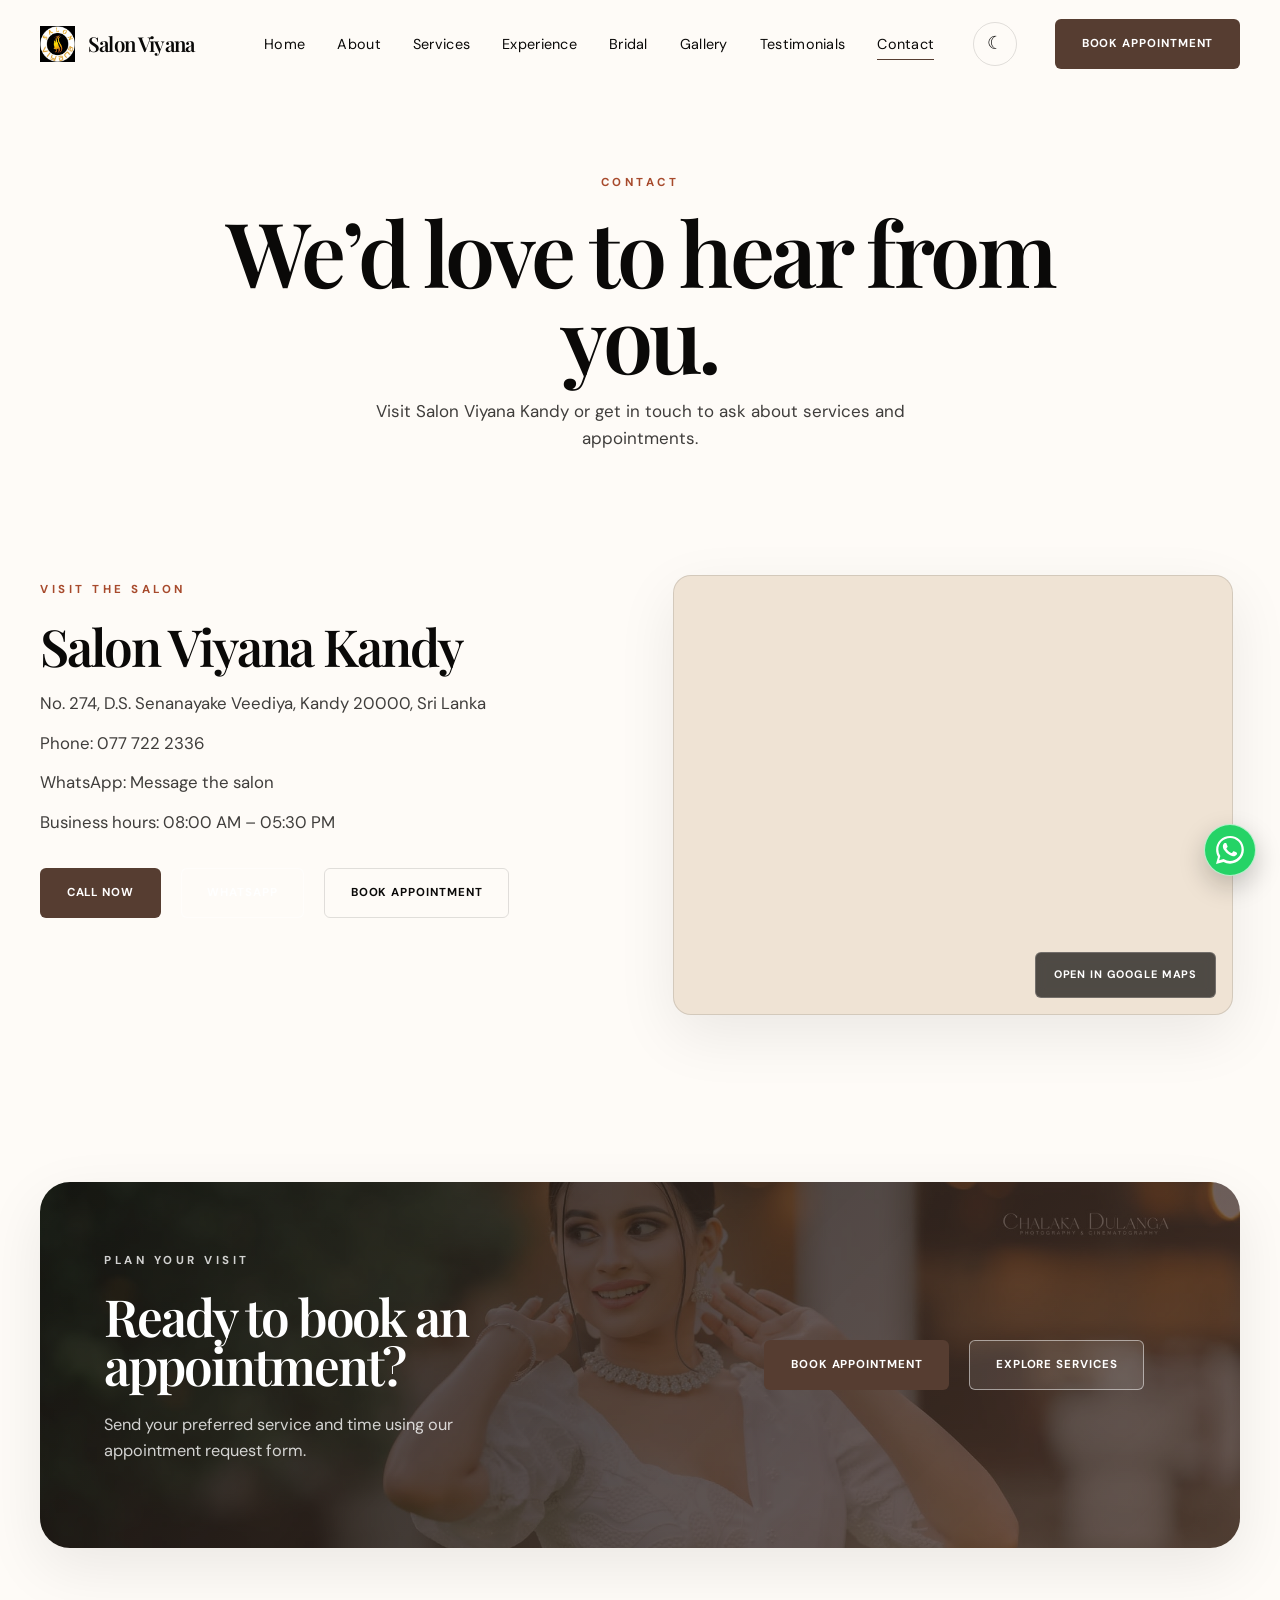
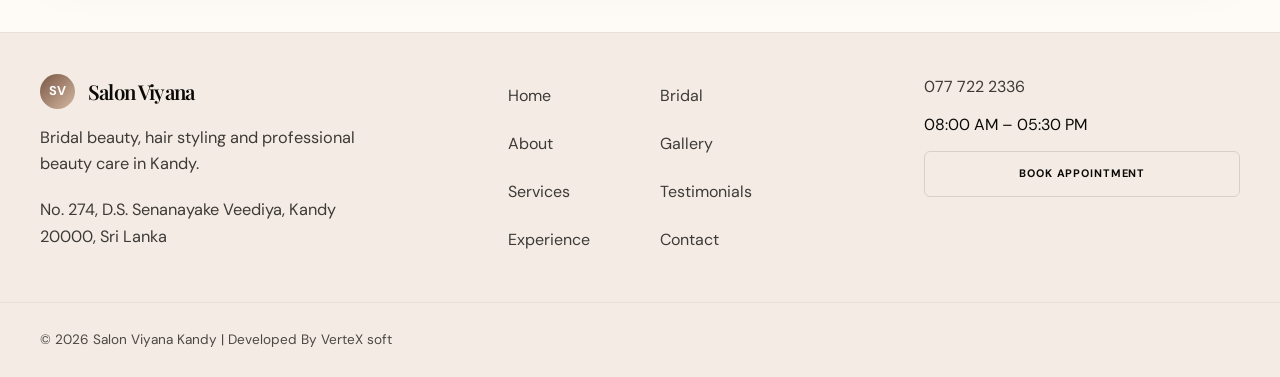
<file: contact.html>
<!DOCTYPE html>
<html lang="en">
  <head>
    <script>(function(){try{const stored=localStorage.getItem("salon-viyana-theme");const dark=window.matchMedia("(prefers-color-scheme: dark)").matches;document.documentElement.setAttribute("data-theme",stored||(dark?"dark":"light"));}catch(error){document.documentElement.setAttribute("data-theme","light");}})();</script>
    <meta charset="UTF-8" /><meta name="viewport" content="width=device-width, initial-scale=1.0" /><meta name="robots" content="index, follow" /><meta name="theme-color" content="#563d31" />
    <meta name="description" content="Contact Salon Viyana Kandy. Find the salon at No. 274, D.S. Senanayake Veediya, Kandy, or call and WhatsApp to arrange an appointment." />
    <meta property="og:title" content="Contact Salon Viyana | Kandy" /><meta property="og:description" content="Find Salon Viyana Kandy, view business hours and get in touch by phone or WhatsApp." /><meta property="og:type" content="website" /><meta property="og:url" content="https://heshanmadhuwantha.github.io/salon-viyana/contact.html" /><meta property="og:image" content="https://heshanmadhuwantha.github.io/salon-viyana/assets/images/gallery/interior.jpg" /><meta property="og:site_name" content="Salon Viyana Kandy" />
    <link rel="canonical" href="https://heshanmadhuwantha.github.io/salon-viyana/contact.html" /><link rel="icon" href="assets/images/brand/428603491_812518010892244_3882378538150548098_n.jpg" type="image/jpeg" /><title>Contact Salon Viyana | Kandy</title>
    <link rel="preconnect" href="https://fonts.googleapis.com" /><link rel="preconnect" href="https://fonts.gstatic.com" crossorigin /><link href="https://fonts.googleapis.com/css2?family=DM+Sans:wght@400;500;700&family=Playfair+Display:wght@500;600;700;800&display=swap" rel="stylesheet" /><link rel="stylesheet" href="assets/css/style.css" /><link rel="stylesheet" href="assets/css/responsive.css" />
  </head>
  <body data-page="contact.html"><div class="page-shell"><div class="scroll-progress" aria-hidden="true"></div>
    <header class="site-header" id="top"><nav class="navbar container" aria-label="Main navigation"><a href="index.html" class="brand" aria-label="Salon Viyana homepage"><span class="brand-mark"><img src="assets/images/brand/428603491_812518010892244_3882378538150548098_n.jpg" alt="Salon Viyana logo" /></span><span class="brand-text">Salon Viyana</span></a><button class="nav-toggle" aria-label="Open menu" aria-expanded="false" type="button"><span></span><span></span><span></span></button><div class="nav-panel"><ul class="nav-menu"><li><a href="index.html">Home</a></li><li><a href="about.html">About</a></li><li><a href="services.html">Services</a></li><li><a href="experience.html">Experience</a></li><li><a href="bridal.html">Bridal</a></li><li><a href="gallery.html">Gallery</a></li><li><a href="testimonials.html">Testimonials</a></li><li><a href="contact.html" class="active" aria-current="page">Contact</a></li></ul><button class="theme-toggle" type="button" aria-label="Toggle dark mode" title="Toggle dark mode"><span class="theme-toggle-icon" aria-hidden="true">☾</span></button><a href="appointment.html" class="btn btn-primary nav-cta">Book Appointment</a></div></nav></header>
    <main>
      <section class="appointment-hero"><div class="container appointment-hero-inner reveal-up"><span class="eyebrow">CONTACT</span><h1>We’d love to hear from you.</h1><p>Visit Salon Viyana Kandy or get in touch to ask about services and appointments.</p></div></section>
      <section class="contact section"><div class="container contact-grid">
        <div class="contact-info reveal-up"><span class="eyebrow">VISIT THE SALON</span><h2>Salon Viyana Kandy</h2><ul>
          <li>No. 274, D.S. Senanayake Veediya, Kandy 20000, Sri Lanka</li>
          <li>Phone: <a href="tel:+94777222336" data-phone-link data-phone-text>077 722 2336</a></li>
          <li>WhatsApp: <a href="https://wa.me/94777222336" target="_blank" rel="noopener noreferrer" data-whatsapp-link>Message the salon</a></li>
          <li>Business hours: <span data-hours>08:00 AM – 05:30 PM</span></li>
        </ul><div class="contact-actions"><a href="tel:+94777222336" class="btn btn-primary" data-phone-link>Call Now</a><a href="https://wa.me/94777222336" class="btn btn-secondary" target="_blank" rel="noopener noreferrer" data-whatsapp-link>WhatsApp</a><a href="appointment.html" class="btn btn-tertiary">Book Appointment</a></div>
        </div>
        <div class="map-panel reveal-up reveal-delay" aria-label="Salon Viyana location map"><div class="map-card"><iframe title="Salon Viyana Kandy location" src="https://www.google.com/maps?q=No.%20274,%20D.S.%20Senanayake%20Veediya,%20Kandy%2020000,%20Sri%20Lanka&z=15&output=embed" loading="lazy" referrerpolicy="no-referrer-when-downgrade" allowfullscreen></iframe><a class="map-caption" href="https://maps.google.com/?q=No.%20274,%20D.S.%20Senanayake%20Veediya,%20Kandy%2020000,%20Sri%20Lanka" target="_blank" rel="noopener noreferrer">Open in Google Maps</a></div></div>
      </div></section>
      <section class="cta-banner section"><div class="container"><div class="cta-box reveal-up"><div class="cta-copy"><span class="eyebrow">PLAN YOUR VISIT</span><h2>Ready to book an appointment?</h2><p>Send your preferred service and time using our appointment request form.</p></div><div class="cta-actions"><a href="appointment.html" class="btn btn-primary">Book Appointment</a><a href="services.html" class="btn btn-secondary">Explore Services</a></div></div></div></section>
    </main>
    <footer class="site-footer"><div class="container footer-inner"><div class="footer-brand"><a href="index.html" class="brand"><span class="brand-mark" aria-hidden="true">SV</span><span class="brand-text">Salon Viyana</span></a><p>Bridal beauty, hair styling and professional beauty care in Kandy.</p><p>No. 274, D.S. Senanayake Veediya, Kandy 20000, Sri Lanka</p></div><nav class="footer-links" aria-label="Footer navigation"><a href="index.html">Home</a><a href="about.html">About</a><a href="services.html">Services</a><a href="experience.html">Experience</a><a href="bridal.html">Bridal</a><a href="gallery.html">Gallery</a><a href="testimonials.html">Testimonials</a><a href="contact.html">Contact</a></nav><div class="footer-contact"><a href="tel:+94777222336" data-phone-link data-phone-text>077 722 2336</a><span data-hours>08:00 AM – 05:30 PM</span><a href="appointment.html" class="footer-booking">Book Appointment</a></div></div><div class="footer-bottom"><div class="container footer-bottom-inner"><span>© 2026 Salon Viyana Kandy | Developed By VerteX soft</span></div></div></footer>
    <a class="floating-whatsapp" href="https://wa.me/94777222336" target="_blank" rel="noopener noreferrer" aria-label="Contact Salon Viyana on WhatsApp" data-whatsapp-link><svg class="whatsapp-icon" viewBox="0 0 24 24" aria-hidden="true" focusable="false"><path d="M20.5 3.5A11.9 11.9 0 0 0 12 0C5.4 0 .1 5.3.1 11.9c0 2.1.6 4.1 1.6 5.9L0 24l6.4-1.7a12 12 0 0 0 5.6 1.4h.1c6.5 0 11.8-5.3 11.8-11.9 0-3.1-1.2-6.1-3.4-8.3ZM12 21.4h-.1a9.8 9.8 0 0 1-5-1.4l-.4-.2-3.8 1 1-3.7-.2-.4a9.8 9.8 0 0 1-1.5-5.2C2 6.1 6.5 1.7 12 1.7a10 10 0 0 1 7 2.9 10 10 0 0 1 2.9 7c0 5.4-4.4 9.8-9.9 9.8Zm5.4-7.4c-.3-.2-1.8-.9-2-.9-.3-.1-.5-.2-.7.1s-.8 1-1 1.2c-.1.2-.3.2-.6.1-.3-.2-1.3-.5-2.4-1.5-.9-.8-1.5-1.8-1.7-2.1-.2-.3 0-.4.1-.6l.5-.5c.1-.2.2-.3.3-.5.1-.2.1-.4 0-.5 0-.2-.6-1.6-.9-2.2-.2-.6-.5-.5-.7-.5h-.6c-.2 0-.5.1-.8.4s-1 1-1 2.5 1 2.9 1.2 3.1c.1.2 2.1 3.2 5.1 4.5.7.3 1.2.5 1.7.6.7.2 1.3.2 1.9.1.5-.1 1.7-.7 2-1.4s.2-1.3.2-1.4c-.1-.2-.3-.3-.6-.4Z" /></svg></a></div>
    <script src="assets/js/config.js"></script><script src="assets/js/main.js"></script>
  </body>
</html>
</file>
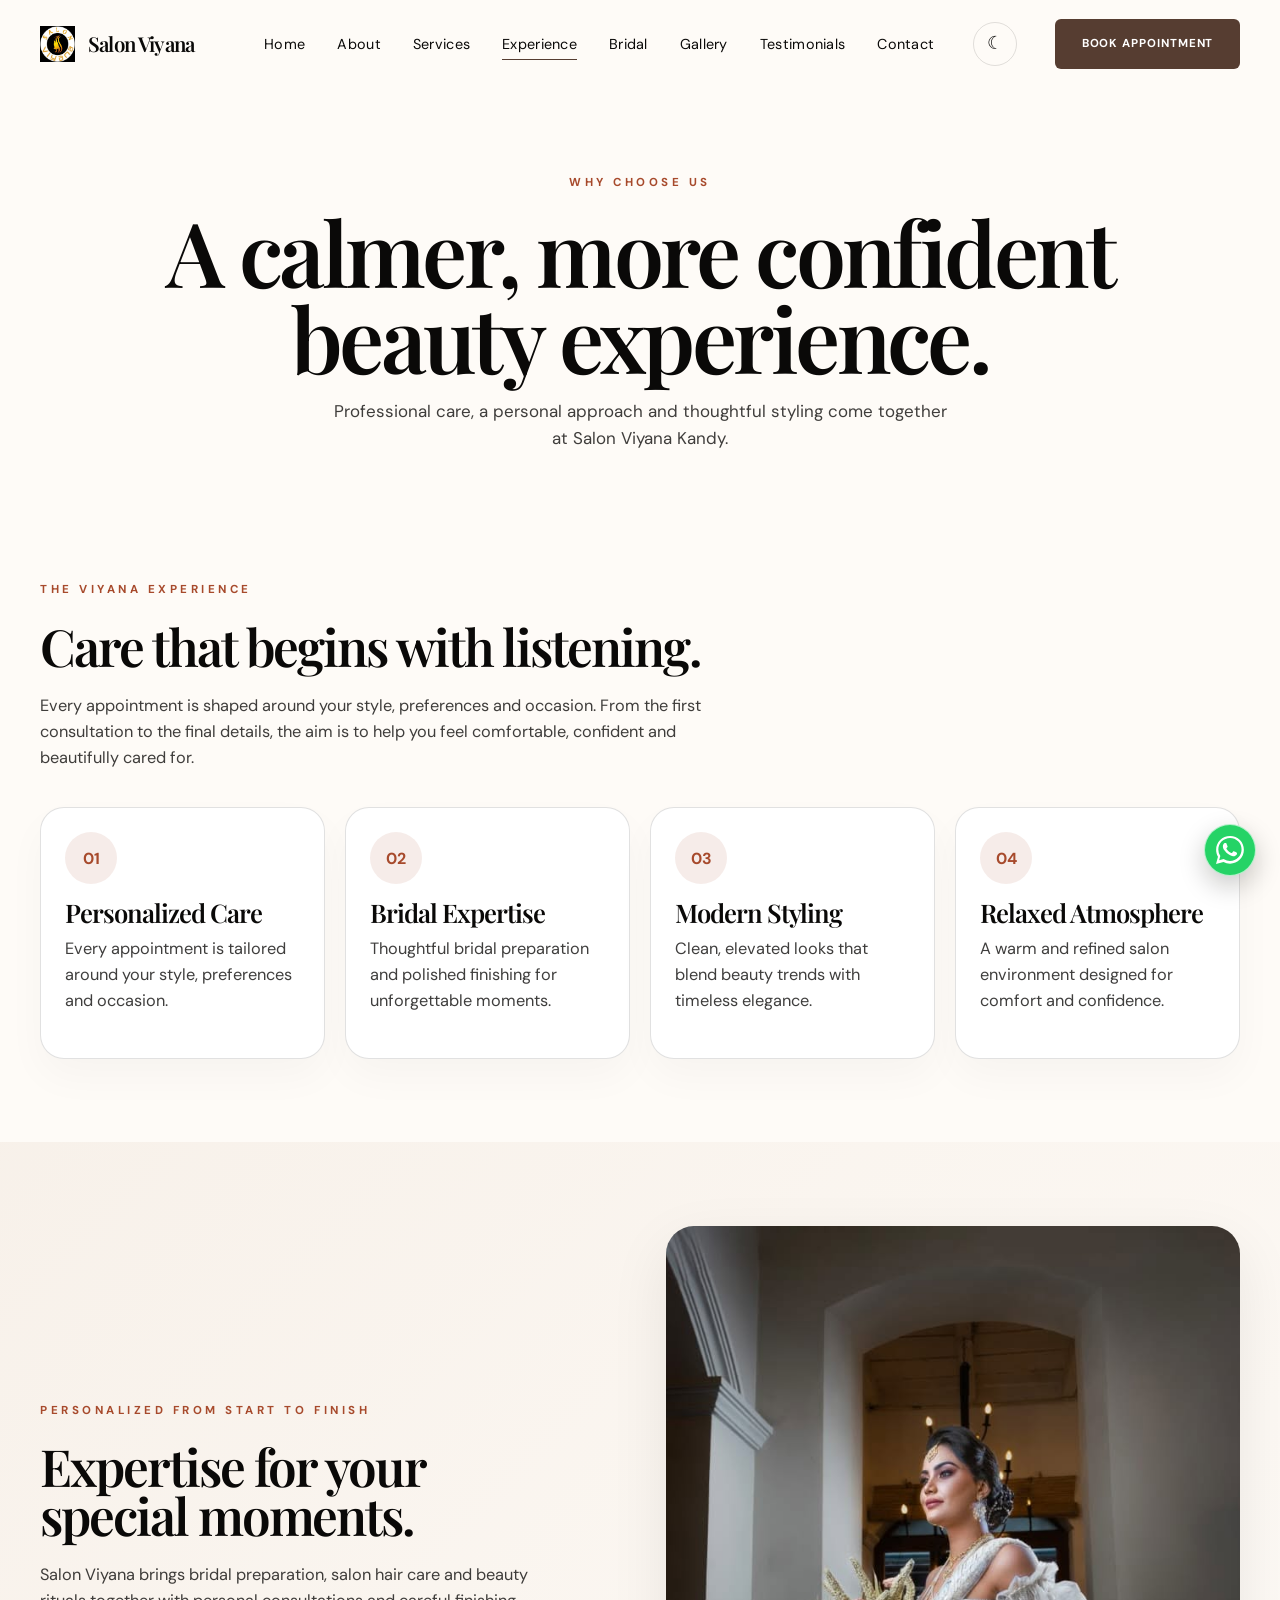
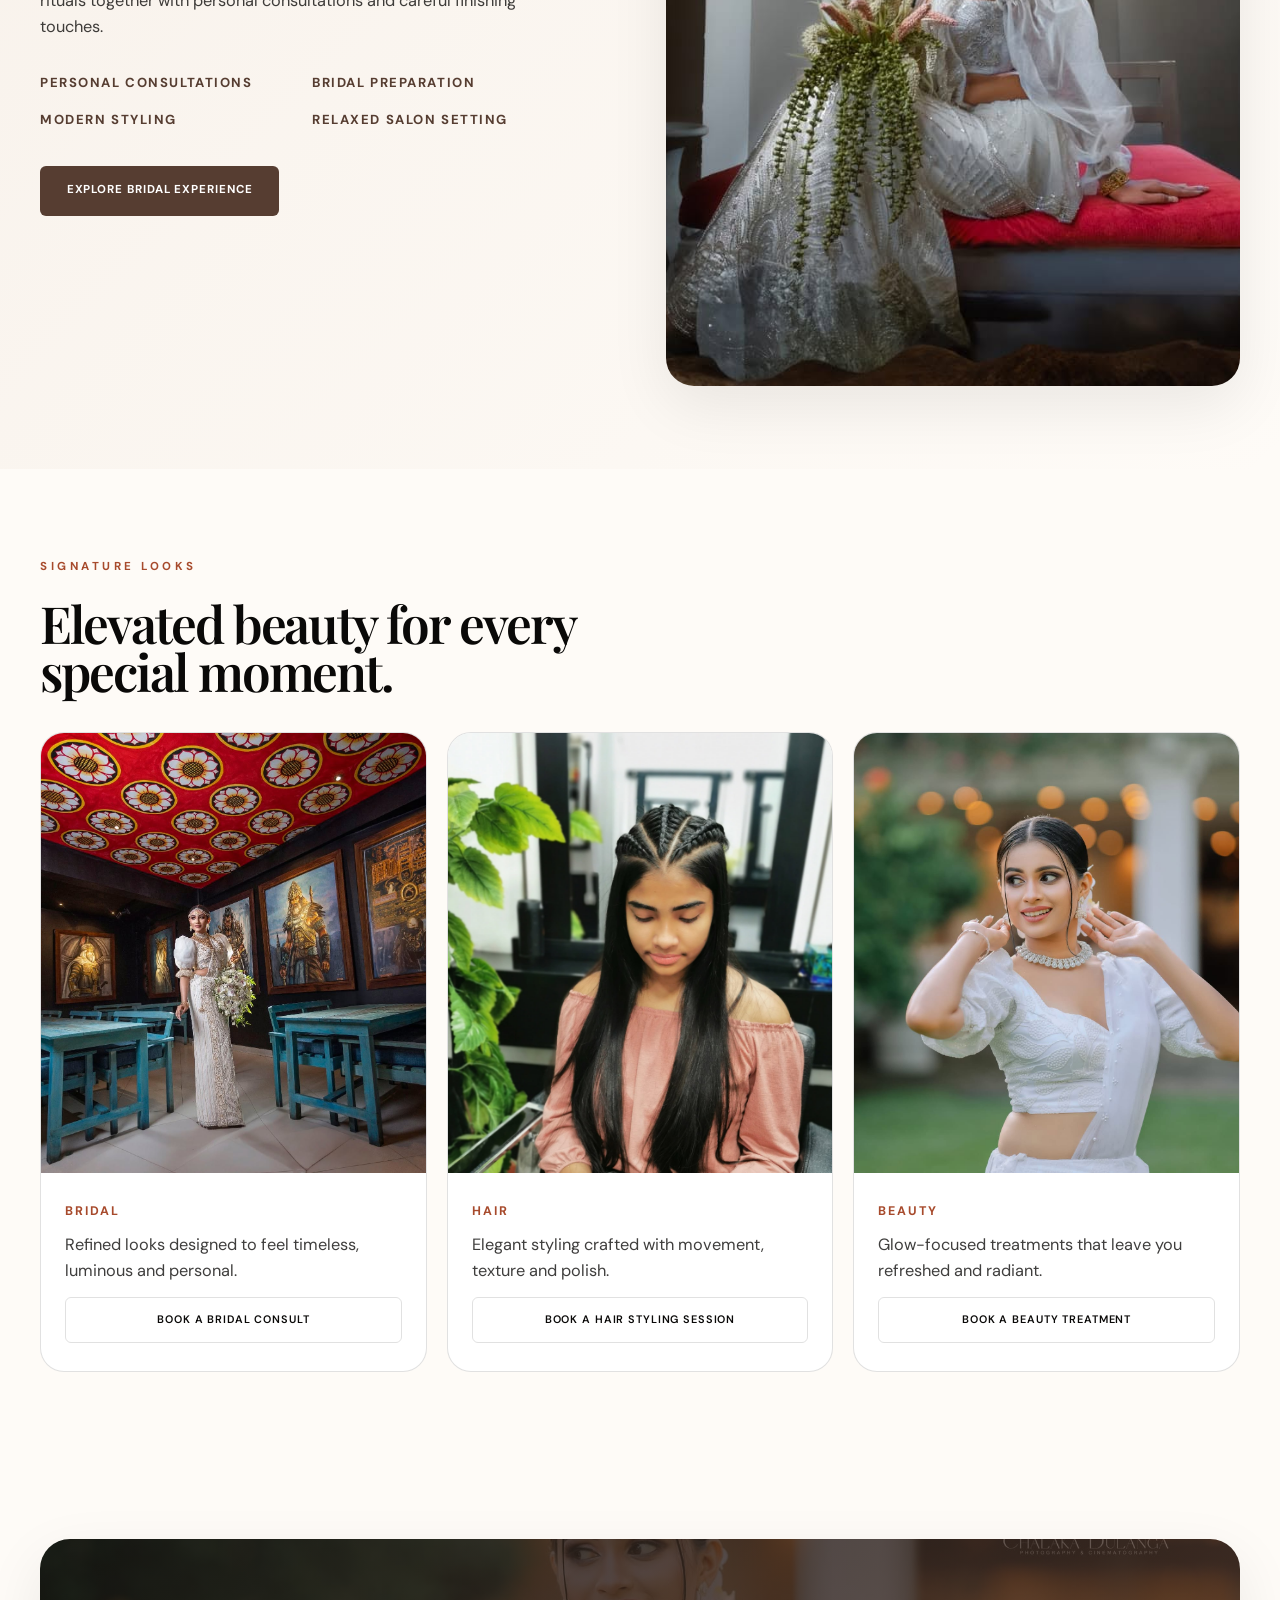
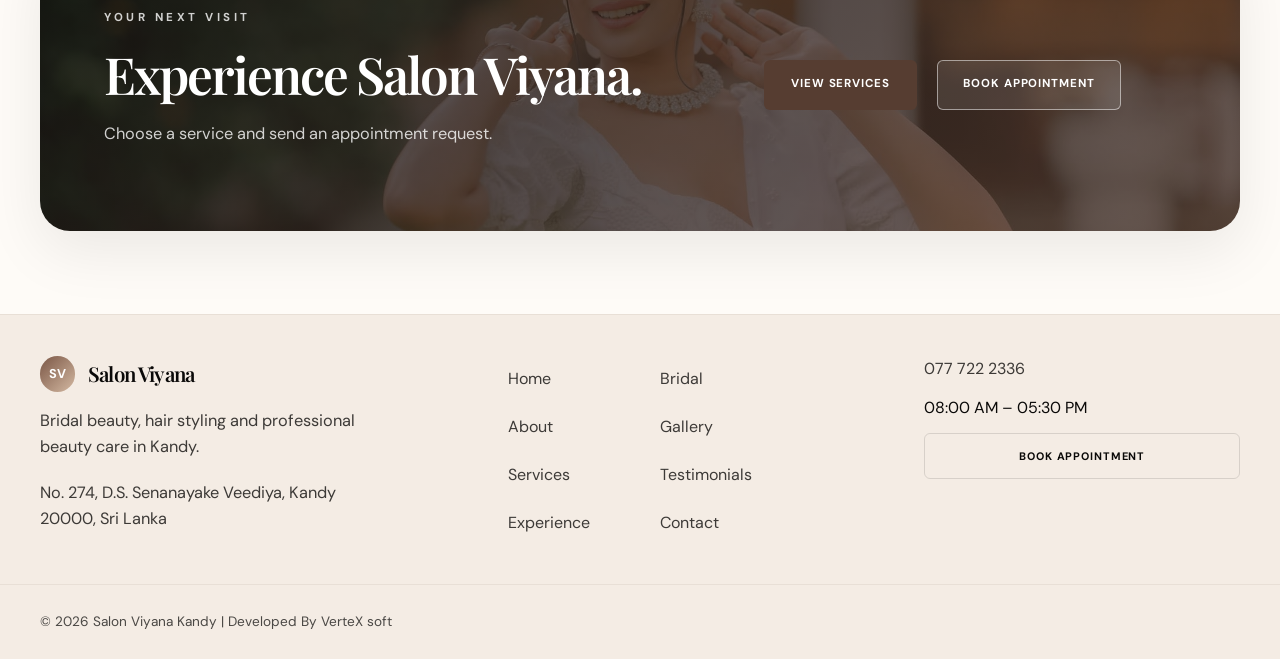
<file: experience.html>
<!DOCTYPE html>
<html lang="en">
  <head>
    <script>(function(){try{const stored=localStorage.getItem("salon-viyana-theme");const dark=window.matchMedia("(prefers-color-scheme: dark)").matches;document.documentElement.setAttribute("data-theme",stored||(dark?"dark":"light"));}catch(error){document.documentElement.setAttribute("data-theme","light");}})();</script>
    <meta charset="UTF-8" /><meta name="viewport" content="width=device-width, initial-scale=1.0" /><meta name="robots" content="index, follow" /><meta name="theme-color" content="#563d31" />
    <meta name="description" content="Discover the Salon Viyana experience in Kandy, from personalized care and professional styling to bridal expertise and a relaxed salon atmosphere." />
    <meta property="og:title" content="The Salon Experience | Salon Viyana Kandy" /><meta property="og:description" content="Personalized care, bridal expertise and a relaxed salon atmosphere at Salon Viyana." /><meta property="og:type" content="website" /><meta property="og:url" content="https://heshanmadhuwantha.github.io/salon-viyana/experience.html" /><meta property="og:image" content="https://heshanmadhuwantha.github.io/salon-viyana/assets/images/gallery/488620022_1103483255129050_8957463666528887148_n.jpg" /><meta property="og:site_name" content="Salon Viyana Kandy" />
    <link rel="canonical" href="https://heshanmadhuwantha.github.io/salon-viyana/experience.html" /><link rel="icon" href="assets/images/brand/428603491_812518010892244_3882378538150548098_n.jpg" type="image/jpeg" /><title>The Salon Experience | Salon Viyana Kandy</title>
    <link rel="preconnect" href="https://fonts.googleapis.com" /><link rel="preconnect" href="https://fonts.gstatic.com" crossorigin /><link href="https://fonts.googleapis.com/css2?family=DM+Sans:wght@400;500;700&family=Playfair+Display:wght@500;600;700;800&display=swap" rel="stylesheet" /><link rel="stylesheet" href="assets/css/style.css" /><link rel="stylesheet" href="assets/css/responsive.css" />
  </head>
  <body data-page="experience.html"><div class="page-shell"><div class="scroll-progress" aria-hidden="true"></div>
    <header class="site-header" id="top"><nav class="navbar container" aria-label="Main navigation"><a href="index.html" class="brand" aria-label="Salon Viyana homepage"><span class="brand-mark"><img src="assets/images/brand/428603491_812518010892244_3882378538150548098_n.jpg" alt="Salon Viyana logo" /></span><span class="brand-text">Salon Viyana</span></a><button class="nav-toggle" aria-label="Open menu" aria-expanded="false" type="button"><span></span><span></span><span></span></button><div class="nav-panel"><ul class="nav-menu"><li><a href="index.html">Home</a></li><li><a href="about.html">About</a></li><li><a href="services.html">Services</a></li><li><a href="experience.html" class="active" aria-current="page">Experience</a></li><li><a href="bridal.html">Bridal</a></li><li><a href="gallery.html">Gallery</a></li><li><a href="testimonials.html">Testimonials</a></li><li><a href="contact.html">Contact</a></li></ul><button class="theme-toggle" type="button" aria-label="Toggle dark mode" title="Toggle dark mode"><span class="theme-toggle-icon" aria-hidden="true">☾</span></button><a href="appointment.html" class="btn btn-primary nav-cta">Book Appointment</a></div></nav></header>
    <main>
      <section class="appointment-hero"><div class="container appointment-hero-inner reveal-up"><span class="eyebrow">WHY CHOOSE US</span><h1>A calmer, more confident beauty experience.</h1><p>Professional care, a personal approach and thoughtful styling come together at Salon Viyana Kandy.</p></div></section>
      <section class="experience section"><div class="container"><div class="section-heading reveal-up"><span class="eyebrow">THE VIYANA EXPERIENCE</span><h2>Care that begins with listening.</h2><p>Every appointment is shaped around your style, preferences and occasion. From the first consultation to the final details, the aim is to help you feel comfortable, confident and beautifully cared for.</p></div>
        <div class="experience-grid">
          <article class="experience-card reveal-up"><div class="experience-icon">01</div><h3>Personalized Care</h3><p>Every appointment is tailored around your style, preferences and occasion.</p></article>
          <article class="experience-card reveal-up"><div class="experience-icon">02</div><h3>Bridal Expertise</h3><p>Thoughtful bridal preparation and polished finishing for unforgettable moments.</p></article>
          <article class="experience-card reveal-up"><div class="experience-icon">03</div><h3>Modern Styling</h3><p>Clean, elevated looks that blend beauty trends with timeless elegance.</p></article>
          <article class="experience-card reveal-up"><div class="experience-icon">04</div><h3>Relaxed Atmosphere</h3><p>A warm and refined salon environment designed for comfort and confidence.</p></article>
        </div></div></section>
      <section class="bridal-feature section"><div class="container bridal-layout"><div class="bridal-copy reveal-up"><span class="eyebrow">PERSONALIZED FROM START TO FINISH</span><h2>Expertise for your special moments.</h2><p>Salon Viyana brings bridal preparation, salon hair care and beauty rituals together with personal consultations and careful finishing touches.</p><ul class="bridal-list"><li>Personal consultations</li><li>Bridal preparation</li><li>Modern styling</li><li>Relaxed salon setting</li></ul><a href="bridal.html" class="btn btn-primary">Explore Bridal Experience</a></div><div class="bridal-visual reveal-up reveal-delay"><img src="assets/images/gallery/488620022_1103483255129050_8957463666528887148_n.jpg" alt="Salon Viyana beauty styling detail" loading="lazy" /></div></div></section>
      <section class="signature section"><div class="container"><div class="section-heading reveal-up"><span class="eyebrow">SIGNATURE LOOKS</span><h2>Elevated beauty for every special moment.</h2></div><div class="signature-grid">
        <article class="signature-card reveal-up"><img src="assets/images/gallery/490297876_1107062861437756_3433875672490678331_n.jpg" alt="Bridal signature look" loading="lazy" /><div class="signature-content"><span>BRIDAL</span><p>Refined looks designed to feel timeless, luminous and personal.</p><a href="appointment.html?service=Bridal%20Makeup" class="signature-link">Book a bridal consult</a></div></article>
        <article class="signature-card reveal-up"><img src="assets/images/services/148906714_3715987381815945_4235638721611189296_n.jpg" alt="Hair styling signature look" loading="lazy" /><div class="signature-content"><span>HAIR</span><p>Elegant styling crafted with movement, texture and polish.</p><a href="appointment.html?service=Hair%20Styling" class="signature-link">Book a hair styling session</a></div></article>
        <article class="signature-card reveal-up"><img src="assets/images/gallery/488671398_1104469628363746_8819362919223246989_n.jpg" alt="Beauty treatment signature look" loading="lazy" /><div class="signature-content"><span>BEAUTY</span><p>Glow-focused treatments that leave you refreshed and radiant.</p><a href="appointment.html?service=Beauty%20Treatments" class="signature-link">Book a beauty treatment</a></div></article>
      </div></div></section>
      <section class="cta-banner section"><div class="container"><div class="cta-box reveal-up"><div class="cta-copy"><span class="eyebrow">YOUR NEXT VISIT</span><h2>Experience Salon Viyana.</h2><p>Choose a service and send an appointment request.</p></div><div class="cta-actions"><a href="services.html" class="btn btn-primary">View Services</a><a href="appointment.html" class="btn btn-secondary">Book Appointment</a></div></div></div></section>
    </main>
    <footer class="site-footer"><div class="container footer-inner"><div class="footer-brand"><a href="index.html" class="brand"><span class="brand-mark" aria-hidden="true">SV</span><span class="brand-text">Salon Viyana</span></a><p>Bridal beauty, hair styling and professional beauty care in Kandy.</p><p>No. 274, D.S. Senanayake Veediya, Kandy 20000, Sri Lanka</p></div><nav class="footer-links" aria-label="Footer navigation"><a href="index.html">Home</a><a href="about.html">About</a><a href="services.html">Services</a><a href="experience.html">Experience</a><a href="bridal.html">Bridal</a><a href="gallery.html">Gallery</a><a href="testimonials.html">Testimonials</a><a href="contact.html">Contact</a></nav><div class="footer-contact"><a href="tel:+94777222336" data-phone-link data-phone-text>077 722 2336</a><span data-hours>08:00 AM – 05:30 PM</span><a href="appointment.html" class="footer-booking">Book Appointment</a></div></div><div class="footer-bottom"><div class="container footer-bottom-inner"><span>© 2026 Salon Viyana Kandy | Developed By VerteX soft</span></div></div></footer>
    <a class="floating-whatsapp" href="https://wa.me/94777222336" target="_blank" rel="noopener noreferrer" aria-label="Contact Salon Viyana on WhatsApp" data-whatsapp-link><svg class="whatsapp-icon" viewBox="0 0 24 24" aria-hidden="true" focusable="false"><path d="M20.5 3.5A11.9 11.9 0 0 0 12 0C5.4 0 .1 5.3.1 11.9c0 2.1.6 4.1 1.6 5.9L0 24l6.4-1.7a12 12 0 0 0 5.6 1.4h.1c6.5 0 11.8-5.3 11.8-11.9 0-3.1-1.2-6.1-3.4-8.3ZM12 21.4h-.1a9.8 9.8 0 0 1-5-1.4l-.4-.2-3.8 1 1-3.7-.2-.4a9.8 9.8 0 0 1-1.5-5.2C2 6.1 6.5 1.7 12 1.7a10 10 0 0 1 7 2.9 10 10 0 0 1 2.9 7c0 5.4-4.4 9.8-9.9 9.8Zm5.4-7.4c-.3-.2-1.8-.9-2-.9-.3-.1-.5-.2-.7.1s-.8 1-1 1.2c-.1.2-.3.2-.6.1-.3-.2-1.3-.5-2.4-1.5-.9-.8-1.5-1.8-1.7-2.1-.2-.3 0-.4.1-.6l.5-.5c.1-.2.2-.3.3-.5.1-.2.1-.4 0-.5 0-.2-.6-1.6-.9-2.2-.2-.6-.5-.5-.7-.5h-.6c-.2 0-.5.1-.8.4s-1 1-1 2.5 1 2.9 1.2 3.1c.1.2 2.1 3.2 5.1 4.5.7.3 1.2.5 1.7.6.7.2 1.3.2 1.9.1.5-.1 1.7-.7 2-1.4s.2-1.3.2-1.4c-.1-.2-.3-.3-.6-.4Z" /></svg></a></div>
    <script src="assets/js/config.js"></script><script src="assets/js/main.js"></script>
  </body>
</html>
</file>
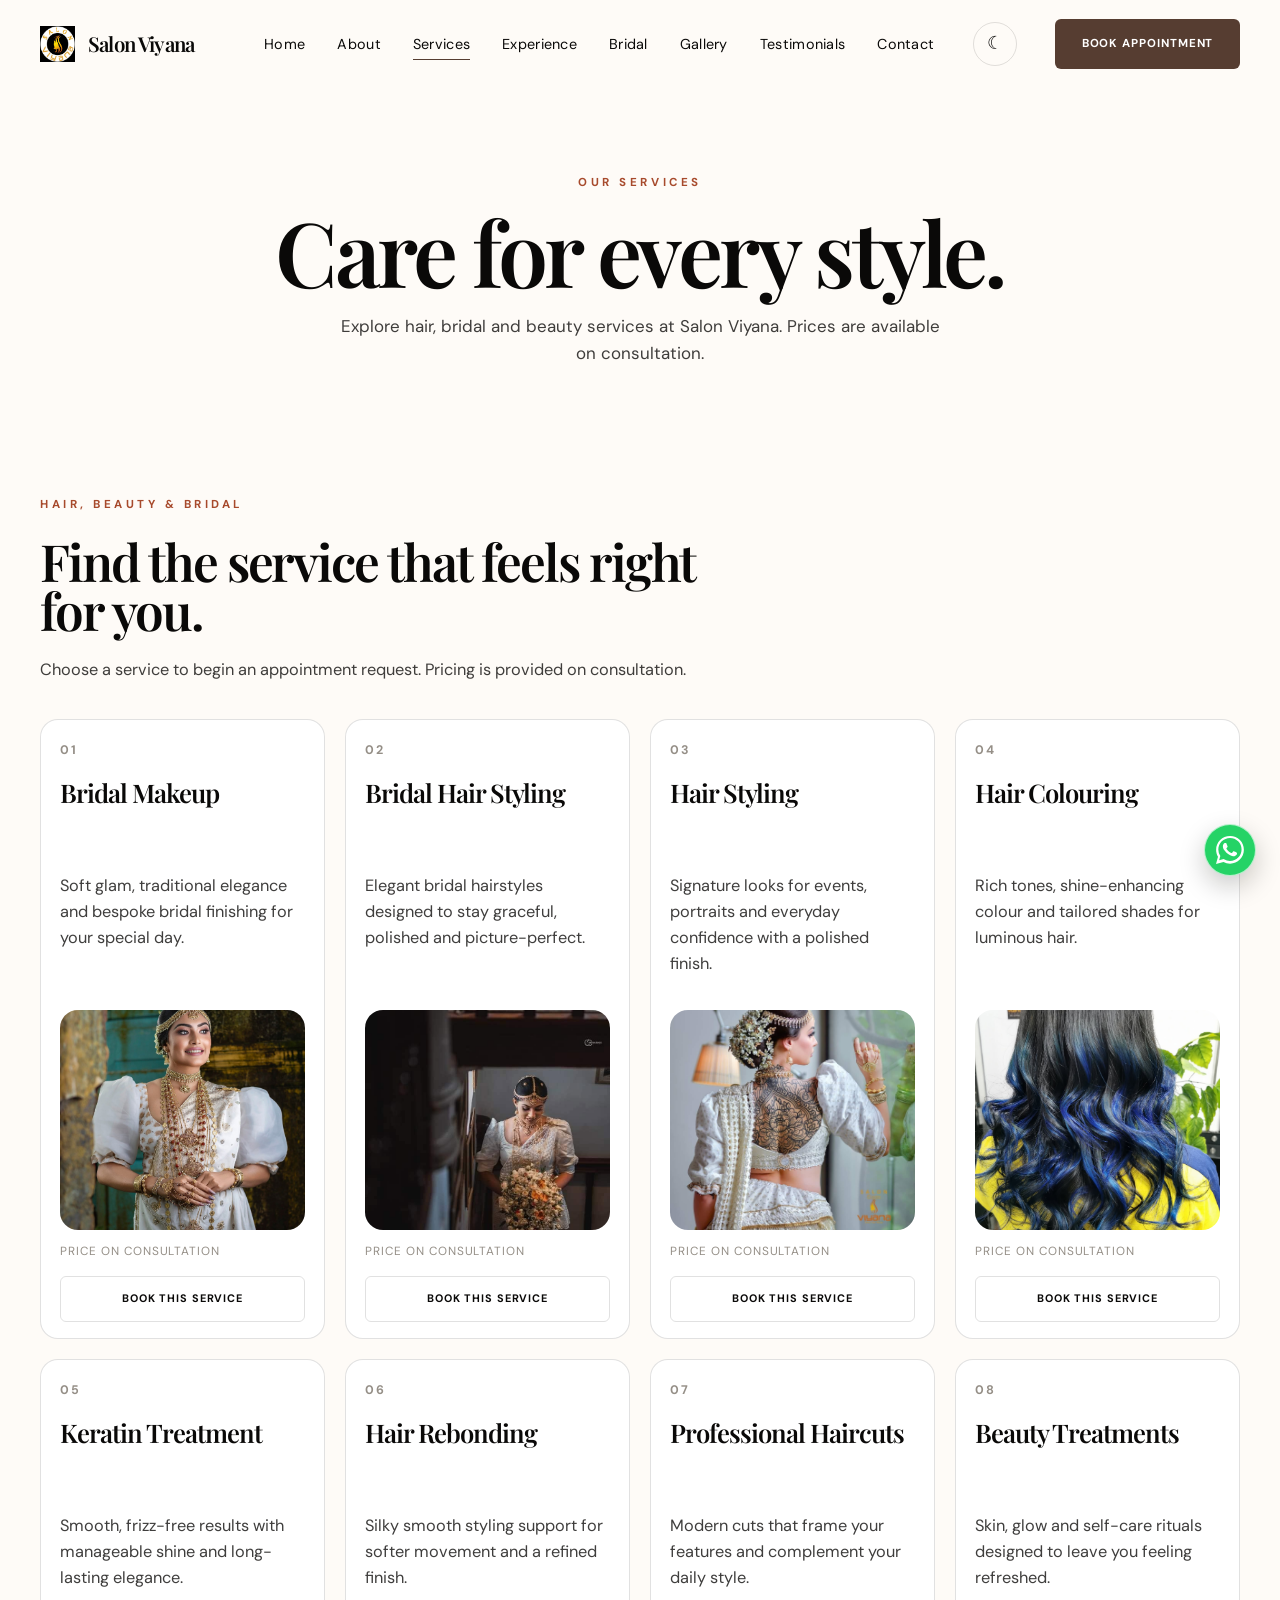
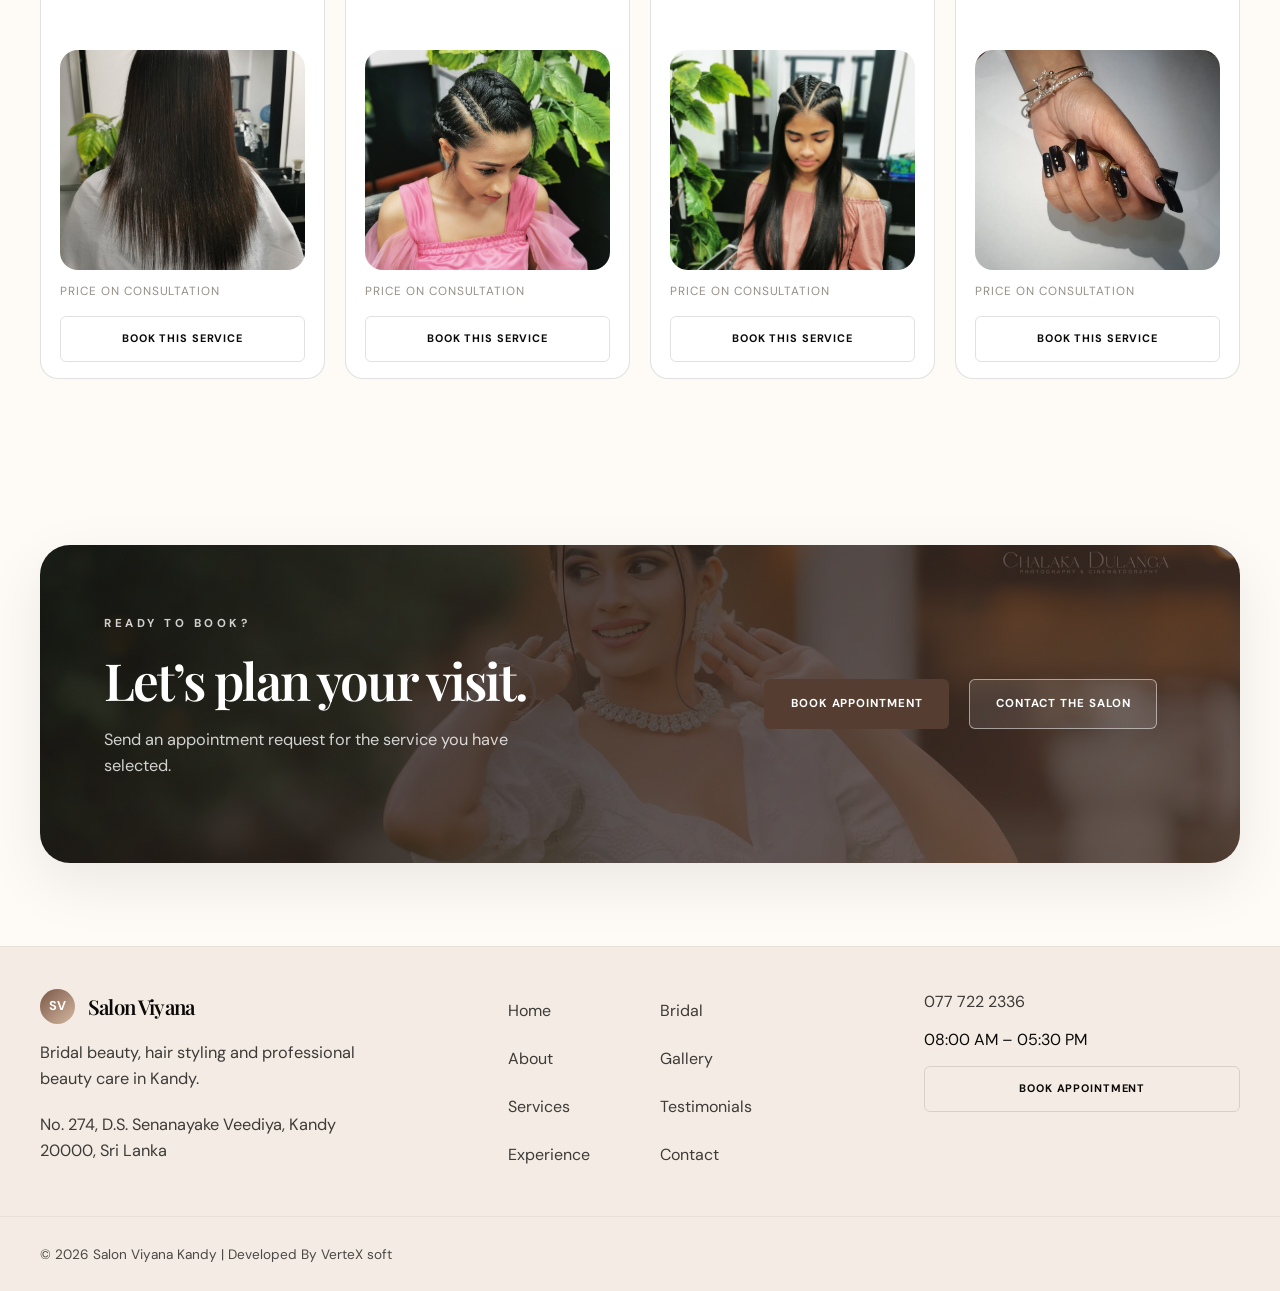
<file: services.html>
<!DOCTYPE html>
<html lang="en">
  <head>
    <script>(function(){try{const stored=localStorage.getItem("salon-viyana-theme");const dark=window.matchMedia("(prefers-color-scheme: dark)").matches;document.documentElement.setAttribute("data-theme",stored||(dark?"dark":"light"));}catch(error){document.documentElement.setAttribute("data-theme","light");}})();</script>
    <meta charset="UTF-8" /><meta name="viewport" content="width=device-width, initial-scale=1.0" /><meta name="robots" content="index, follow" /><meta name="theme-color" content="#563d31" />
    <meta name="description" content="Explore Salon Viyana Kandy services, including bridal makeup, hair styling, colouring, keratin, rebonding, haircuts and beauty treatments." />
    <meta property="og:title" content="Salon Services | Salon Viyana Kandy" /><meta property="og:description" content="Explore hair, bridal and beauty services at Salon Viyana Kandy." /><meta property="og:type" content="website" /><meta property="og:url" content="https://heshanmadhuwantha.github.io/salon-viyana/services.html" /><meta property="og:image" content="https://heshanmadhuwantha.github.io/salon-viyana/assets/images/bridal/489911721_1107043558106353_807525889237944220_n.jpg" /><meta property="og:site_name" content="Salon Viyana Kandy" />
    <link rel="canonical" href="https://heshanmadhuwantha.github.io/salon-viyana/services.html" /><link rel="icon" href="assets/images/brand/428603491_812518010892244_3882378538150548098_n.jpg" type="image/jpeg" /><title>Salon Services | Salon Viyana Kandy</title>
    <link rel="preconnect" href="https://fonts.googleapis.com" /><link rel="preconnect" href="https://fonts.gstatic.com" crossorigin /><link href="https://fonts.googleapis.com/css2?family=DM+Sans:wght@400;500;700&family=Playfair+Display:wght@500;600;700;800&display=swap" rel="stylesheet" /><link rel="stylesheet" href="assets/css/style.css" /><link rel="stylesheet" href="assets/css/responsive.css" />
  </head>
  <body data-page="services.html"><div class="page-shell"><div class="scroll-progress" aria-hidden="true"></div>
    <header class="site-header" id="top"><nav class="navbar container" aria-label="Main navigation"><a href="index.html" class="brand" aria-label="Salon Viyana homepage"><span class="brand-mark"><img src="assets/images/brand/428603491_812518010892244_3882378538150548098_n.jpg" alt="Salon Viyana logo" /></span><span class="brand-text">Salon Viyana</span></a><button class="nav-toggle" aria-label="Open menu" aria-expanded="false" type="button"><span></span><span></span><span></span></button><div class="nav-panel"><ul class="nav-menu"><li><a href="index.html">Home</a></li><li><a href="about.html">About</a></li><li><a href="services.html" class="active" aria-current="page">Services</a></li><li><a href="experience.html">Experience</a></li><li><a href="bridal.html">Bridal</a></li><li><a href="gallery.html">Gallery</a></li><li><a href="testimonials.html">Testimonials</a></li><li><a href="contact.html">Contact</a></li></ul><button class="theme-toggle" type="button" aria-label="Toggle dark mode" title="Toggle dark mode"><span class="theme-toggle-icon" aria-hidden="true">☾</span></button><a href="appointment.html" class="btn btn-primary nav-cta">Book Appointment</a></div></nav></header>
    <main>
      <section class="appointment-hero"><div class="container appointment-hero-inner reveal-up"><span class="eyebrow">OUR SERVICES</span><h1>Care for every style.</h1><p>Explore hair, bridal and beauty services at Salon Viyana. Prices are available on consultation.</p></div></section>
      <section class="services section"><div class="container">
        <div class="section-heading reveal-up"><span class="eyebrow">HAIR, BEAUTY & BRIDAL</span><h2>Find the service that feels right for you.</h2><p>Choose a service to begin an appointment request. Pricing is provided on consultation.</p></div>
        <div class="service-grid">
          <article class="service-card reveal-up"><div class="service-number">01</div><div class="service-body"><h3>Bridal Makeup</h3><p>Soft glam, traditional elegance and bespoke bridal finishing for your special day.</p></div><div class="service-visual"><img src="assets/images/bridal/489911721_1107043558106353_807525889237944220_n.jpg" alt="Bridal makeup service" loading="lazy" /></div><span class="service-meta">Price on consultation</span><a class="service-card-button" href="appointment.html?service=Bridal%20Makeup">Book this service</a></article>
          <article class="service-card reveal-up"><div class="service-number">02</div><div class="service-body"><h3>Bridal Hair Styling</h3><p>Elegant bridal hairstyles designed to stay graceful, polished and picture-perfect.</p></div><div class="service-visual"><img src="assets/images/gallery/489376697_1103326795144696_6668094928163126338_n.jpg" alt="Bridal hair styling service" loading="lazy" /></div><span class="service-meta">Price on consultation</span><a class="service-card-button" href="appointment.html?service=Bridal%20Hair%20Styling">Book this service</a></article>
          <article class="service-card reveal-up"><div class="service-number">03</div><div class="service-body"><h3>Hair Styling</h3><p>Signature looks for events, portraits and everyday confidence with a polished finish.</p></div><div class="service-visual"><img src="assets/images/gallery/487425461_1099531295524246_8650624489448495855_n.jpg" alt="Hair styling service" loading="lazy" /></div><span class="service-meta">Price on consultation</span><a class="service-card-button" href="appointment.html?service=Hair%20Styling">Book this service</a></article>
          <article class="service-card reveal-up"><div class="service-number">04</div><div class="service-body"><h3>Hair Colouring</h3><p>Rich tones, shine-enhancing colour and tailored shades for luminous hair.</p></div><div class="service-visual"><img src="assets/images/services/484917463_9357125457702081_9053248113059278706_n.jpg" alt="Hair colouring service" loading="lazy" /></div><span class="service-meta">Price on consultation</span><a class="service-card-button" href="appointment.html?service=Hair%20Colouring">Book this service</a></article>
          <article class="service-card reveal-up"><div class="service-number">05</div><div class="service-body"><h3>Keratin Treatment</h3><p>Smooth, frizz-free results with manageable shine and long-lasting elegance.</p></div><div class="service-visual"><img src="assets/images/services/476169696_9105107722903857_3823070425801922450_n.jpg" alt="Keratin treatment service" loading="lazy" /></div><span class="service-meta">Price on consultation</span><a class="service-card-button" href="appointment.html?service=Keratin%20Treatment">Book this service</a></article>
          <article class="service-card reveal-up"><div class="service-number">06</div><div class="service-body"><h3>Hair Rebonding</h3><p>Silky smooth styling support for softer movement and a refined finish.</p></div><div class="service-visual"><img src="assets/images/services/160857195_3799624023452280_8492966529984653345_n.jpg" alt="Hair rebonding treatment" loading="lazy" /></div><span class="service-meta">Price on consultation</span><a class="service-card-button" href="appointment.html?service=Hair%20Rebonding">Book this service</a></article>
          <article class="service-card reveal-up"><div class="service-number">07</div><div class="service-body"><h3>Professional Haircuts</h3><p>Modern cuts that frame your features and complement your daily style.</p></div><div class="service-visual"><img src="assets/images/services/148906714_3715987381815945_4235638721611189296_n.jpg" alt="Professional haircut service" loading="lazy" /></div><span class="service-meta">Price on consultation</span><a class="service-card-button" href="appointment.html?service=Professional%20Haircuts">Book this service</a></article>
          <article class="service-card reveal-up"><div class="service-number">08</div><div class="service-body"><h3>Beauty Treatments</h3><p>Skin, glow and self-care rituals designed to leave you feeling refreshed.</p></div><div class="service-visual"><img src="assets/images/services/139724985_3651579004923450_267313118889355400_n.jpg" alt="Beauty treatment service" loading="lazy" /></div><span class="service-meta">Price on consultation</span><a class="service-card-button" href="appointment.html?service=Beauty%20Treatments">Book this service</a></article>
        </div>
      </div></section>
      <section class="cta-banner section"><div class="container"><div class="cta-box reveal-up"><div class="cta-copy"><span class="eyebrow">READY TO BOOK?</span><h2>Let’s plan your visit.</h2><p>Send an appointment request for the service you have selected.</p></div><div class="cta-actions"><a href="appointment.html" class="btn btn-primary">Book Appointment</a><a href="contact.html" class="btn btn-secondary">Contact the Salon</a></div></div></div></section>
    </main>
    <footer class="site-footer"><div class="container footer-inner"><div class="footer-brand"><a href="index.html" class="brand"><span class="brand-mark" aria-hidden="true">SV</span><span class="brand-text">Salon Viyana</span></a><p>Bridal beauty, hair styling and professional beauty care in Kandy.</p><p>No. 274, D.S. Senanayake Veediya, Kandy 20000, Sri Lanka</p></div><nav class="footer-links" aria-label="Footer navigation"><a href="index.html">Home</a><a href="about.html">About</a><a href="services.html">Services</a><a href="experience.html">Experience</a><a href="bridal.html">Bridal</a><a href="gallery.html">Gallery</a><a href="testimonials.html">Testimonials</a><a href="contact.html">Contact</a></nav><div class="footer-contact"><a href="tel:+94777222336" data-phone-link data-phone-text>077 722 2336</a><span data-hours>08:00 AM – 05:30 PM</span><a href="appointment.html" class="footer-booking">Book Appointment</a></div></div><div class="footer-bottom"><div class="container footer-bottom-inner"><span>© 2026 Salon Viyana Kandy | Developed By VerteX soft</span></div></div></footer>
    <a class="floating-whatsapp" href="https://wa.me/94777222336" target="_blank" rel="noopener noreferrer" aria-label="Contact Salon Viyana on WhatsApp" data-whatsapp-link><svg class="whatsapp-icon" viewBox="0 0 24 24" aria-hidden="true" focusable="false"><path d="M20.5 3.5A11.9 11.9 0 0 0 12 0C5.4 0 .1 5.3.1 11.9c0 2.1.6 4.1 1.6 5.9L0 24l6.4-1.7a12 12 0 0 0 5.6 1.4h.1c6.5 0 11.8-5.3 11.8-11.9 0-3.1-1.2-6.1-3.4-8.3ZM12 21.4h-.1a9.8 9.8 0 0 1-5-1.4l-.4-.2-3.8 1 1-3.7-.2-.4a9.8 9.8 0 0 1-1.5-5.2C2 6.1 6.5 1.7 12 1.7a10 10 0 0 1 7 2.9 10 10 0 0 1 2.9 7c0 5.4-4.4 9.8-9.9 9.8Zm5.4-7.4c-.3-.2-1.8-.9-2-.9-.3-.1-.5-.2-.7.1s-.8 1-1 1.2c-.1.2-.3.2-.6.1-.3-.2-1.3-.5-2.4-1.5-.9-.8-1.5-1.8-1.7-2.1-.2-.3 0-.4.1-.6l.5-.5c.1-.2.2-.3.3-.5.1-.2.1-.4 0-.5 0-.2-.6-1.6-.9-2.2-.2-.6-.5-.5-.7-.5h-.6c-.2 0-.5.1-.8.4s-1 1-1 2.5 1 2.9 1.2 3.1c.1.2 2.1 3.2 5.1 4.5.7.3 1.2.5 1.7.6.7.2 1.3.2 1.9.1.5-.1 1.7-.7 2-1.4s.2-1.3.2-1.4c-.1-.2-.3-.3-.6-.4Z" /></svg></a></div>
    <script src="assets/js/config.js"></script><script src="assets/js/main.js"></script>
  </body>
</html>
</file>
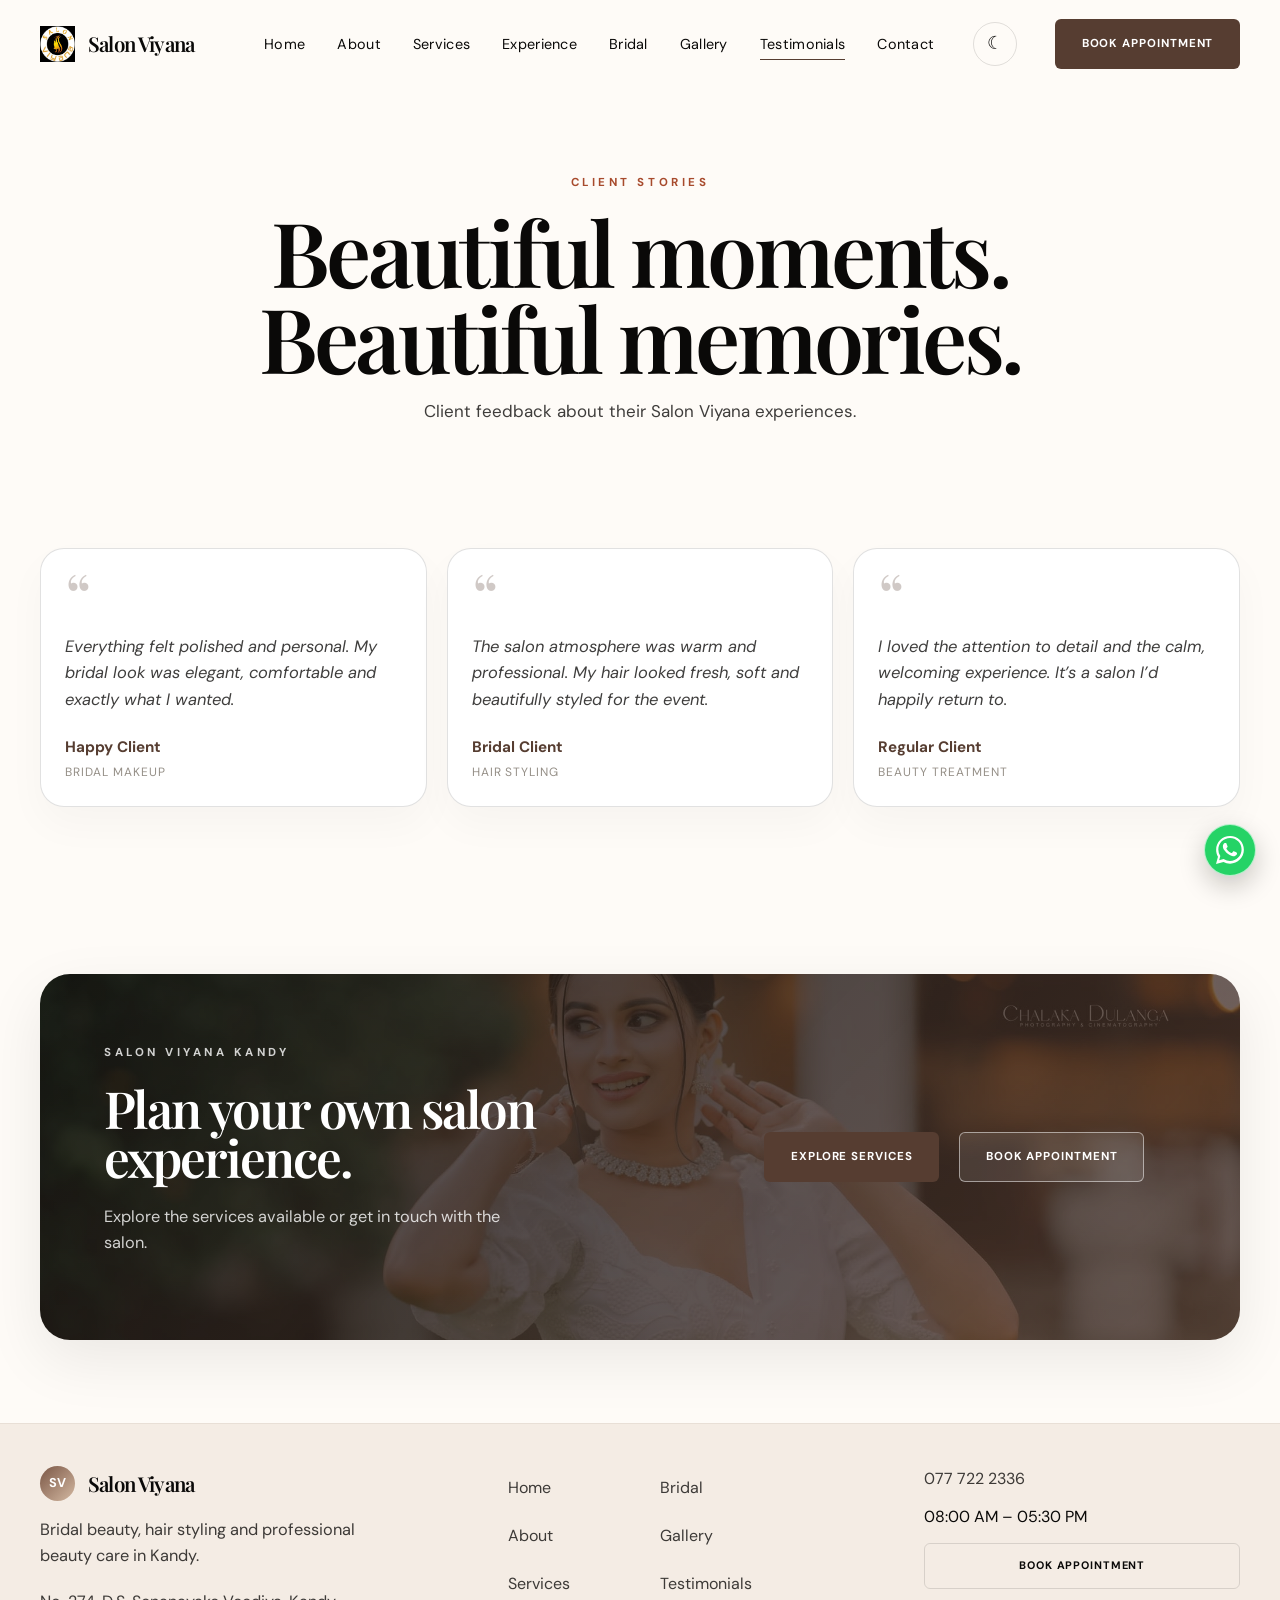
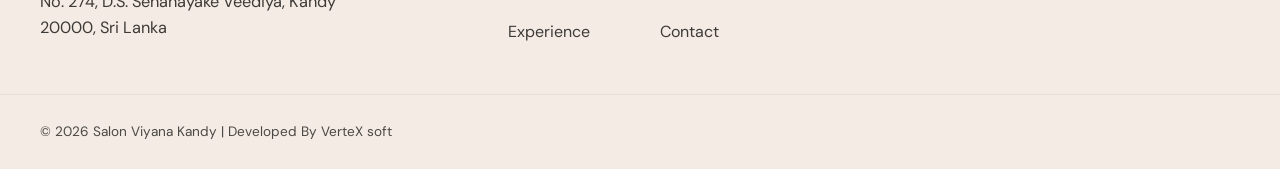
<file: testimonials.html>
<!DOCTYPE html>
<html lang="en">
  <head>
    <script>(function(){try{const stored=localStorage.getItem("salon-viyana-theme");const dark=window.matchMedia("(prefers-color-scheme: dark)").matches;document.documentElement.setAttribute("data-theme",stored||(dark?"dark":"light"));}catch(error){document.documentElement.setAttribute("data-theme","light");}})();</script>
    <meta charset="UTF-8" /><meta name="viewport" content="width=device-width, initial-scale=1.0" /><meta name="robots" content="index, follow" /><meta name="theme-color" content="#563d31" />
    <meta name="description" content="Read client stories about bridal makeup, hair styling and beauty treatments at Salon Viyana Kandy." />
    <meta property="og:title" content="Client Stories | Salon Viyana Kandy" /><meta property="og:description" content="Client testimonials for Salon Viyana’s bridal, hair styling and beauty services." /><meta property="og:type" content="website" /><meta property="og:url" content="https://heshanmadhuwantha.github.io/salon-viyana/testimonials.html" /><meta property="og:image" content="https://heshanmadhuwantha.github.io/salon-viyana/assets/images/bridal/489911721_1107043558106353_807525889237944220_n.jpg" /><meta property="og:site_name" content="Salon Viyana Kandy" />
    <link rel="canonical" href="https://heshanmadhuwantha.github.io/salon-viyana/testimonials.html" /><link rel="icon" href="assets/images/brand/428603491_812518010892244_3882378538150548098_n.jpg" type="image/jpeg" /><title>Client Stories | Salon Viyana Kandy</title>
    <link rel="preconnect" href="https://fonts.googleapis.com" /><link rel="preconnect" href="https://fonts.gstatic.com" crossorigin /><link href="https://fonts.googleapis.com/css2?family=DM+Sans:wght@400;500;700&family=Playfair+Display:wght@500;600;700;800&display=swap" rel="stylesheet" /><link rel="stylesheet" href="assets/css/style.css" /><link rel="stylesheet" href="assets/css/responsive.css" />
  </head>
  <body data-page="testimonials.html"><div class="page-shell"><div class="scroll-progress" aria-hidden="true"></div>
    <header class="site-header" id="top"><nav class="navbar container" aria-label="Main navigation"><a href="index.html" class="brand" aria-label="Salon Viyana homepage"><span class="brand-mark"><img src="assets/images/brand/428603491_812518010892244_3882378538150548098_n.jpg" alt="Salon Viyana logo" /></span><span class="brand-text">Salon Viyana</span></a><button class="nav-toggle" aria-label="Open menu" aria-expanded="false" type="button"><span></span><span></span><span></span></button><div class="nav-panel"><ul class="nav-menu"><li><a href="index.html">Home</a></li><li><a href="about.html">About</a></li><li><a href="services.html">Services</a></li><li><a href="experience.html">Experience</a></li><li><a href="bridal.html">Bridal</a></li><li><a href="gallery.html">Gallery</a></li><li><a href="testimonials.html" class="active" aria-current="page">Testimonials</a></li><li><a href="contact.html">Contact</a></li></ul><button class="theme-toggle" type="button" aria-label="Toggle dark mode" title="Toggle dark mode"><span class="theme-toggle-icon" aria-hidden="true">☾</span></button><a href="appointment.html" class="btn btn-primary nav-cta">Book Appointment</a></div></nav></header>
    <main>
      <section class="appointment-hero"><div class="container appointment-hero-inner reveal-up"><span class="eyebrow">CLIENT STORIES</span><h1>Beautiful moments. Beautiful memories.</h1><p>Client feedback about their Salon Viyana experiences.</p></div></section>
      <section class="testimonials section"><div class="container"><div class="testimonial-grid reveal-up">
        <article class="testimonial-card"><span class="quote-mark">“</span><p>Everything felt polished and personal. My bridal look was elegant, comfortable and exactly what I wanted.</p><div class="testimonial-meta"><strong>Happy Client</strong><span>Bridal Makeup</span></div></article>
        <article class="testimonial-card"><span class="quote-mark">“</span><p>The salon atmosphere was warm and professional. My hair looked fresh, soft and beautifully styled for the event.</p><div class="testimonial-meta"><strong>Bridal Client</strong><span>Hair Styling</span></div></article>
        <article class="testimonial-card"><span class="quote-mark">“</span><p>I loved the attention to detail and the calm, welcoming experience. It’s a salon I’d happily return to.</p><div class="testimonial-meta"><strong>Regular Client</strong><span>Beauty Treatment</span></div></article>
      </div></div></section>
      <section class="cta-banner section"><div class="container"><div class="cta-box reveal-up"><div class="cta-copy"><span class="eyebrow">SALON VIYANA KANDY</span><h2>Plan your own salon experience.</h2><p>Explore the services available or get in touch with the salon.</p></div><div class="cta-actions"><a href="services.html" class="btn btn-primary">Explore Services</a><a href="appointment.html" class="btn btn-secondary">Book Appointment</a></div></div></div></section>
    </main>
    <footer class="site-footer"><div class="container footer-inner"><div class="footer-brand"><a href="index.html" class="brand"><span class="brand-mark" aria-hidden="true">SV</span><span class="brand-text">Salon Viyana</span></a><p>Bridal beauty, hair styling and professional beauty care in Kandy.</p><p>No. 274, D.S. Senanayake Veediya, Kandy 20000, Sri Lanka</p></div><nav class="footer-links" aria-label="Footer navigation"><a href="index.html">Home</a><a href="about.html">About</a><a href="services.html">Services</a><a href="experience.html">Experience</a><a href="bridal.html">Bridal</a><a href="gallery.html">Gallery</a><a href="testimonials.html">Testimonials</a><a href="contact.html">Contact</a></nav><div class="footer-contact"><a href="tel:+94777222336" data-phone-link data-phone-text>077 722 2336</a><span data-hours>08:00 AM – 05:30 PM</span><a href="appointment.html" class="footer-booking">Book Appointment</a></div></div><div class="footer-bottom"><div class="container footer-bottom-inner"><span>© 2026 Salon Viyana Kandy | Developed By VerteX soft</span></div></div></footer>
    <a class="floating-whatsapp" href="https://wa.me/94777222336" target="_blank" rel="noopener noreferrer" aria-label="Contact Salon Viyana on WhatsApp" data-whatsapp-link><svg class="whatsapp-icon" viewBox="0 0 24 24" aria-hidden="true" focusable="false"><path d="M20.5 3.5A11.9 11.9 0 0 0 12 0C5.4 0 .1 5.3.1 11.9c0 2.1.6 4.1 1.6 5.9L0 24l6.4-1.7a12 12 0 0 0 5.6 1.4h.1c6.5 0 11.8-5.3 11.8-11.9 0-3.1-1.2-6.1-3.4-8.3ZM12 21.4h-.1a9.8 9.8 0 0 1-5-1.4l-.4-.2-3.8 1 1-3.7-.2-.4a9.8 9.8 0 0 1-1.5-5.2C2 6.1 6.5 1.7 12 1.7a10 10 0 0 1 7 2.9 10 10 0 0 1 2.9 7c0 5.4-4.4 9.8-9.9 9.8Zm5.4-7.4c-.3-.2-1.8-.9-2-.9-.3-.1-.5-.2-.7.1s-.8 1-1 1.2c-.1.2-.3.2-.6.1-.3-.2-1.3-.5-2.4-1.5-.9-.8-1.5-1.8-1.7-2.1-.2-.3 0-.4.1-.6l.5-.5c.1-.2.2-.3.3-.5.1-.2.1-.4 0-.5 0-.2-.6-1.6-.9-2.2-.2-.6-.5-.5-.7-.5h-.6c-.2 0-.5.1-.8.4s-1 1-1 2.5 1 2.9 1.2 3.1c.1.2 2.1 3.2 5.1 4.5.7.3 1.2.5 1.7.6.7.2 1.3.2 1.9.1.5-.1 1.7-.7 2-1.4s.2-1.3.2-1.4c-.1-.2-.3-.3-.6-.4Z" /></svg></a></div>
    <script src="assets/js/config.js"></script><script src="assets/js/main.js"></script>
  </body>
</html>
</file>
<file: assets/css/style.css>
@import url("modules/base.css");
@import url("modules/navigation.css");
@import url("modules/hero-intro.css");
@import url("modules/services.css");
@import url("modules/features.css");
@import url("modules/footer.css");
@import url("modules/overlays.css");
@import url("modules/appointment.css");
</file>
<file: assets/css/responsive.css>
@media (max-width: 1024px) {
  .service-grid,
  .experience-grid {
    grid-template-columns: repeat(2, minmax(0, 1fr));
  }

  .service-card {
    min-height: 580px;
  }

  .service-visual {
    height: 210px;
  }

  .hero-inner,
  .intro-grid,
  .bridal-layout,
  .contact-grid,
  .cta-box {
    grid-template-columns: 1fr;
  }

  .hero-panel {
    justify-content: flex-start;
  }

  .hero-copy,
  .intro-copy,
  .bridal-copy {
    max-width: 100%;
  }

  .cta-actions {
    justify-content: flex-start;
  }

  .signature-grid,
  .testimonial-grid,
  .footer-inner {
    grid-template-columns: repeat(2, minmax(0, 1fr));
  }

  .footer-brand {
    grid-column: 1;
    grid-row: 1;
  }

  .footer-contact {
    grid-column: 2;
    grid-row: 1;
    align-items: flex-end;
    text-align: right;
  }

  .footer-links {
    grid-column: 1 / -1;
    grid-row: 2;
    width: min(100%, 360px);
    justify-self: center;
  }

  .testimonial-grid > .testimonial-card:last-child {
    grid-column: 1 / -1;
    width: calc((100% - var(--grid-gap)) / 2);
    justify-self: center;
  }
}

@media (max-width: 820px) {
  .navbar {
    min-height: 78px;
  }

  .service-grid {
    grid-template-columns: 1fr;
  }

  .home-service-grid {
    grid-template-columns: repeat(2, minmax(0, 1fr));
  }

  .service-card {
    min-height: 560px;
  }

  .service-visual {
    height: 240px;
  }

  .nav-toggle {
    display: inline-block;
  }

  .nav-panel {
    position: absolute;
    top: calc(100% + 0.5rem);
    left: 0;
    right: 0;
    display: none;
    flex-direction: column;
    align-items: flex-start;
    gap: 1.2rem;
    background: color-mix(in srgb, var(--color-bg) 96%, transparent);
    border: 1px solid var(--color-border);
    border-radius: 24px;
    padding: 1.2rem;
    box-shadow: var(--shadow-soft);
  }

  .nav-panel.is-open {
    display: flex;
  }

  .nav-menu {
    flex-direction: column;
    align-items: flex-start;
    width: 100%;
    gap: 1rem;
  }

  .nav-cta {
    width: 100%;
  }

  .gallery-grid {
    grid-template-columns: repeat(2, minmax(0, 1fr));
  }

  .gallery-large,
  .gallery-wide {
    grid-column: span 2;
  }
}

@media (min-width: 821px) and (max-width: 1100px) {
  .nav-toggle {
    display: inline-block;
  }

  .nav-panel {
    position: absolute;
    top: calc(100% + 0.5rem);
    left: 0;
    right: 0;
    display: none;
    flex-direction: column;
    align-items: flex-start;
    gap: 1.2rem;
    background: color-mix(in srgb, var(--color-bg) 96%, transparent);
    border: 1px solid var(--color-border);
    border-radius: 24px;
    padding: 1.2rem;
    box-shadow: var(--shadow-soft);
  }

  .nav-panel.is-open {
    display: flex;
  }

  .nav-menu {
    flex-direction: column;
    align-items: flex-start;
    width: 100%;
    gap: 1rem;
  }

  .nav-cta {
    width: 100%;
  }
}

@media (max-width: 560px) {
  .floating-whatsapp {
    right: 16px;
    bottom: 16px;
    width: 48px;
    height: 48px;
  }

  .section {
    padding: var(--section-block-space) 0;
  }

  .hero {
    min-height: 640px;
    padding-top: 1rem;
  }

  .btn,
  .service-card-button,
  .signature-link,
  .footer-booking {
    width: 100%;
  }

  .hero-actions,
  .contact-actions,
  .form-actions {
    flex-direction: column;
    align-items: stretch;
  }

  .hero-actions .btn,
  .contact-actions .btn,
  .form-actions .btn,
  .section-action .btn {
    width: 100%;
  }

  .cta-actions .btn {
    width: auto;
  }

  .service-grid,
  .experience-grid,
  .signature-grid,
  .testimonial-grid,
  .footer-inner,
  .gallery-grid,
  .field-grid,
  .bridal-list {
    grid-template-columns: 1fr;
  }

  .testimonial-grid > .testimonial-card:last-child {
    grid-column: auto;
    width: 100%;
  }

  .footer-brand,
  .footer-links,
  .footer-contact {
    grid-column: 1;
    grid-row: auto;
  }

  .footer-links {
    grid-template-columns: repeat(2, minmax(0, 1fr));
    width: 100%;
  }

  .footer-contact {
    align-items: stretch;
    text-align: left;
  }

  .intro-image img,
  .bridal-visual img {
    height: 480px;
  }

  .gallery-large,
  .gallery-wide,
  .gallery-tall {
    grid-column: auto;
    grid-row: auto;
  }

  .footer-bottom-inner {
    flex-direction: column;
    justify-content: center;
    text-align: center;
    padding: 1rem 0 2rem;
  }

  .booking-dialog {
    padding: 1.4rem 1rem 1.2rem;
  }

  .lightbox-arrow {
    width: 42px;
    height: 42px;
    font-size: 1.5rem;
  }

  .lightbox-arrow.prev {
    left: 0.5rem;
  }

  .lightbox-arrow.next {
    right: 0.5rem;
  }
}
</file>
